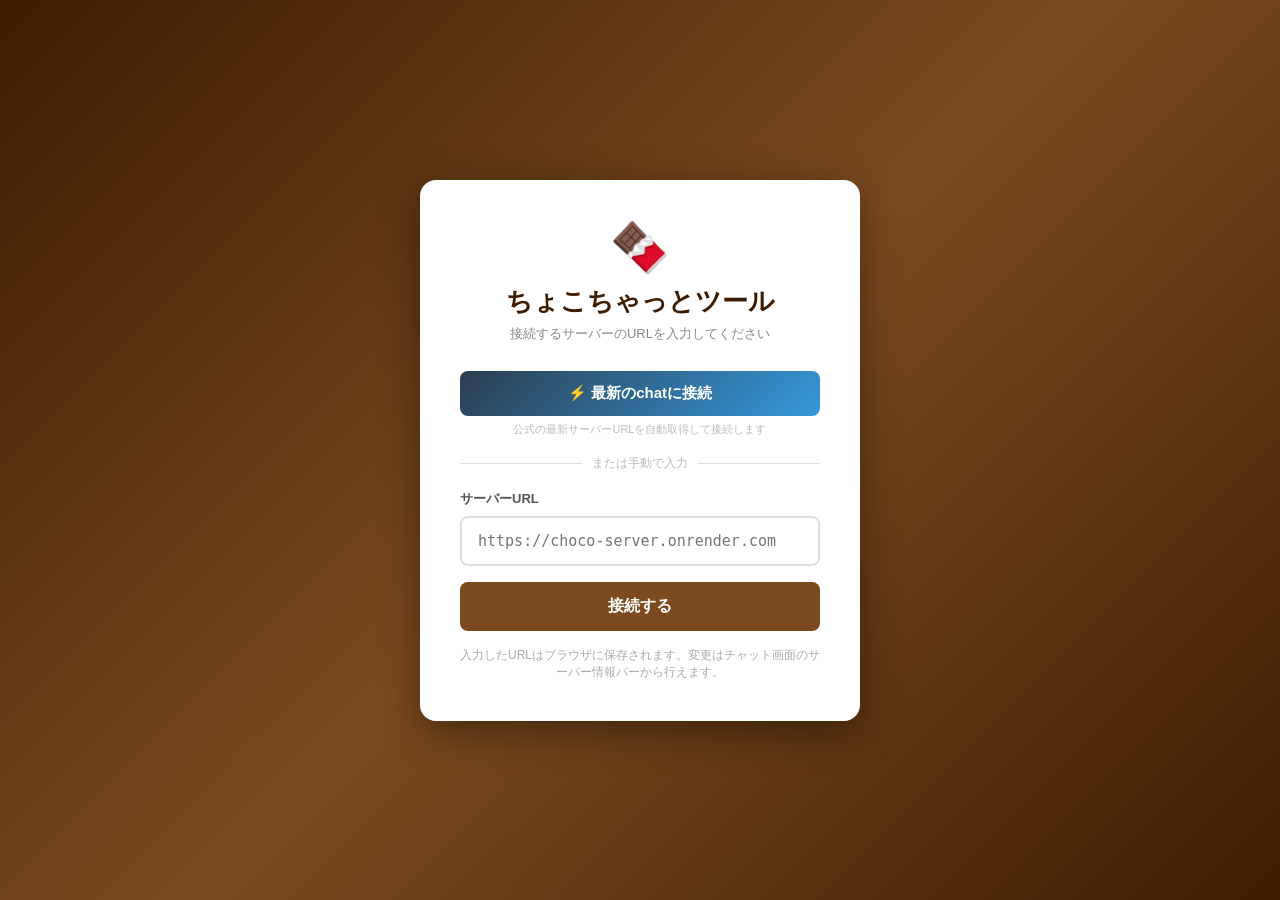
<file: templates/chat.html>
<!DOCTYPE html>
<html lang="ja">
<head>
  <meta charset="UTF-8">
  <meta name="viewport" content="width=device-width, initial-scale=1.0">
  <title>ちょこちゃっとツール</title>
  <style>
* {
  margin: 0;
  padding: 0;
  box-sizing: border-box;
}

body {
  font-family: Arial, sans-serif;
  min-height: 100vh;
}

body.theme-default {
  background-color: #fff;
  color: #000;
}

body.theme-dark {
  background-color: #222;
  color: #ddd;
}

body.theme-light {
  background-color: #f9f9f9;
  color: #333;
}

body.theme-blue {
  background-color: #e0f7fa;
  color: #006064;
}

.hidden {
  display: none !important;
}

/* ===== サーバー設定画面 ===== */
#server-setup-section {
  min-height: 100vh;
  display: flex;
  justify-content: center;
  align-items: center;
  padding: 20px;
  background: linear-gradient(135deg, #3d1c02 0%, #7b4a1e 50%, #3d1c02 100%);
}

.server-setup-container {
  background: white;
  padding: 40px;
  border-radius: 16px;
  box-shadow: 0 10px 40px rgba(0, 0, 0, 0.4);
  width: 100%;
  max-width: 440px;
  animation: fadeIn 0.5s ease;
  text-align: center;
}

.server-setup-logo {
  font-size: 48px;
  margin-bottom: 8px;
}

.server-setup-container h1 {
  color: #3d1c02;
  margin-bottom: 6px;
  font-size: 26px;
}

.server-setup-subtitle {
  color: #888;
  font-size: 13px;
  margin-bottom: 28px;
}

.server-setup-label {
  display: block;
  text-align: left;
  font-size: 13px;
  font-weight: bold;
  color: #555;
  margin-bottom: 8px;
}

#server-url-input {
  width: 100%;
  padding: 14px 16px;
  border: 2px solid #e0e0e0;
  border-radius: 8px;
  font-size: 15px;
  margin-bottom: 16px;
  transition: border-color 0.3s, box-shadow 0.3s;
  font-family: monospace;
}

#server-url-input:focus {
  outline: none;
  border-color: #7b4a1e;
  box-shadow: 0 0 6px rgba(123, 74, 30, 0.3);
}

#server-connect-btn {
  width: 100%;
  padding: 14px;
  background-color: #7b4a1e;
  border: none;
  border-radius: 8px;
  color: white;
  font-size: 16px;
  font-weight: bold;
  cursor: pointer;
  transition: background-color 0.3s, transform 0.2s;
}

#server-connect-btn:hover:not(:disabled) {
  background-color: #5c3614;
  transform: scale(1.02);
}

#server-connect-btn:disabled {
  background-color: #b8895a;
  cursor: not-allowed;
}

.server-setup-hint {
  margin-top: 16px;
  font-size: 12px;
  color: #aaa;
}

#server-status {
  margin-top: 14px;
  padding: 12px 14px;
  border-radius: 8px;
  font-size: 14px;
  font-weight: bold;
  display: flex;
  align-items: center;
  gap: 10px;
  animation: fadeIn 0.3s ease;
}

#server-status.testing {
  background: #fff8e1;
  border: 1px solid #ffe082;
  color: #7b5800;
}

#server-status.success {
  background: #e8f8f0;
  border: 1px solid #a3d9b8;
  color: #1a6e3c;
}

#server-status.error {
  background: #fdeaea;
  border: 1px solid #f5c6c6;
  color: #c0392b;
}

.status-spinner {
  width: 16px;
  height: 16px;
  border: 2px solid #ffe082;
  border-top-color: #7b5800;
  border-radius: 50%;
  animation: spin 0.8s linear infinite;
  flex-shrink: 0;
}

@keyframes spin {
  to { transform: rotate(360deg); }
}

.setup-divider {
  display: flex;
  align-items: center;
  gap: 10px;
  margin: 18px 0;
  color: #bbb;
  font-size: 12px;
}

.setup-divider::before,
.setup-divider::after {
  content: '';
  flex: 1;
  height: 1px;
  background: #e0e0e0;
}

#latest-connect-btn {
  width: 100%;
  padding: 13px;
  background: linear-gradient(135deg, #2c3e50 0%, #3498db 100%);
  border: none;
  border-radius: 8px;
  color: white;
  font-size: 15px;
  font-weight: bold;
  cursor: pointer;
  transition: opacity 0.2s, transform 0.2s;
  display: flex;
  align-items: center;
  justify-content: center;
  gap: 8px;
  margin-bottom: 6px;
}

#latest-connect-btn:hover:not(:disabled) {
  opacity: 0.88;
  transform: scale(1.02);
}

#latest-connect-btn:disabled {
  opacity: 0.6;
  cursor: not-allowed;
}

.latest-hint {
  font-size: 11px;
  color: #bbb;
  text-align: center;
  margin-bottom: 4px;
}

/* ===== 認証画面 ===== */
#auth-section {
  min-height: calc(100vh - 60px);
  display: flex;
  justify-content: center;
  align-items: center;
  padding: 20px;
}

.auth-container {
  background: white;
  padding: 40px;
  border-radius: 16px;
  box-shadow: 0 10px 40px rgba(0, 0, 0, 0.2);
  width: 100%;
  max-width: 400px;
  animation: fadeIn 0.5s ease;
}

@keyframes fadeIn {
  from {
    opacity: 0;
    transform: translateY(-20px);
  }
  to {
    opacity: 1;
    transform: translateY(0);
  }
}

.auth-container h1 {
  text-align: center;
  color: #333;
  margin-bottom: 30px;
  font-size: 28px;
}

.auth-form {
  display: none;
}

.auth-form.active {
  display: block;
  animation: fadeIn 0.3s ease;
}

.auth-form h3 {
  color: #333;
  margin-bottom: 10px;
}

.auth-hint {
  color: #666;
  font-size: 14px;
  margin-bottom: 20px;
}

.auth-form input {
  width: 100%;
  padding: 15px;
  border: 2px solid #e0e0e0;
  border-radius: 8px;
  font-size: 16px;
  margin-bottom: 15px;
  transition: border-color 0.3s, box-shadow 0.3s;
}

.auth-form input:focus {
  outline: none;
  border-color: #3498db;
  box-shadow: 0 0 5px rgba(52, 152, 219, 0.5);
}

.auth-form button {
  width: 100%;
  padding: 15px;
  background-color: #3498db;
  border: none;
  border-radius: 8px;
  color: white;
  font-size: 16px;
  font-weight: bold;
  cursor: pointer;
  transition: background-color 0.3s, transform 0.2s;
}

.auth-form button:hover {
  background-color: #2980b9;
  transform: scale(1.05);
}

.auth-toggle {
  text-align: center;
  margin-top: 20px;
  color: #666;
  font-size: 14px;
}

.auth-toggle a {
  color: #3498db;
  cursor: pointer;
  text-decoration: underline;
}

.auth-toggle a:hover {
  color: #2980b9;
}

.error-message {
  color: #e74c3c;
  font-size: 14px;
  padding: 10px;
  background: #fdeaea;
  border-radius: 8px;
  margin-top: 15px;
  animation: shake 0.5s ease;
}

.success-message {
  color: #27ae60;
  font-size: 14px;
  padding: 10px;
  background: #e8f8f0;
  border-radius: 8px;
  margin-top: 15px;
}

@keyframes shake {
  0%, 100% { transform: translateX(0); }
  25% { transform: translateX(-5px); }
  75% { transform: translateX(5px); }
}

/* ===== チャット画面 ===== */
#chat-section {
  margin-top: 0px;
  padding: 20px;
}

.chat-header {
  text-align: center;
  margin-bottom: 10px;
  position: relative;
}

.chat-header h2 {
  font-size: 24px;
  color: #333;
}

.theme-dark .chat-header h2 {
  color: #ddd;
}

.chat-header h3 {
  font-size: 14px;
  color: #666;
  margin-top: 5px;
}

.theme-dark .chat-header h3 {
  color: #aaa;
}

#chat-box {
  border: 1px solid #ccc;
  height: 600px;
  overflow-y: scroll;
  padding: 10px;
  margin-bottom: 10px;
  background: #f9f9f9;
  position: relative;
}

#new-message-notice {
  position: fixed;
  top: 20px;
  right: 20px;
  background-color: #3498db;
  color: white;
  padding: 10px 20px;
  border-radius: 8px;
  box-shadow: 0 4px 12px rgba(0,0,0,0.2);
  z-index: 1001;
  cursor: pointer;
  font-weight: bold;
  animation: slideInRight 0.3s ease;
}

@keyframes slideInRight {
  from { transform: translateX(100%); opacity: 0; }
  to { transform: translateX(0); opacity: 1; }
}

.theme-dark #chat-box {
  background: #333;
  border-color: #555;
}

.message-container {
  border: 1px solid #ccc;
  background-color: #f5f5f5;
  padding: 10px;
  margin-bottom: 10px;
  border-radius: 4px;
  box-shadow: 2px 2px 5px rgba(0,0,0,0.1);
  position: relative;
}

.message-container.own-message {
  border-left: 4px solid #2ecc71;
}

.theme-dark .message-container {
  background-color: #444;
  border-color: #666;
}

.theme-dark .message-container.own-message {
  border-left: 4px solid #27ae60;
}

.message-name {
  font-weight: bold;
  margin-bottom: 5px;
}

.status-text {
  font-size: 14px;
  color: #555;
  opacity: 1;
  margin-left: 8px;
  font-weight: normal;
  display: inline-block;
}

.message-text {
  white-space: pre-wrap;
  margin-bottom: 5px;
  font-size: 16px;
  line-height: 1.5;
  word-break: break-word;
  overflow-wrap: break-word;
}

.reply-quote {
  color: #888;
  font-style: italic;
  margin: 2px 0;
  padding: 5px;
  background: rgba(0,0,0,0.05);
  border-left: 3px solid #ccc;
  border-radius: 3px;
  font-size: 13px;
}

.theme-dark .reply-quote {
  background: rgba(255,255,255,0.1);
  border-left-color: #666;
}

.message-time {
  font-size: 0.8em;
  color: gray;
  text-align: right;
}

.theme-dark .message-time {
  color: #aaa;
}

.message-meta {
  display: flex;
  justify-content: space-between;
  align-items: center;
}

.edited-mark {
  font-size: 12px;
  color: #888;
  font-style: italic;
}

.input-area {
  margin-bottom: 10px;
  display: flex;
  flex-direction: column;
}

.input-hint {
  font-size: 12px;
  color: #888;
  margin: 5px;
}

.input-area textarea {
  margin: 5px;
  padding: 14px;
  width: calc(100% - 10px);
  height: 140px;
  border: 1px solid #ccc;
  border-radius: 8px;
  font-size: 18px;
  resize: vertical;
  font-family: inherit;
  line-height: 1.5;
}

.theme-dark .input-area textarea {
  background: #333;
  border-color: #555;
  color: #ddd;
}

.input-area textarea:focus {
  outline: none;
  border: 1px solid #3498db;
  box-shadow: 0 0 5px rgba(52,152,219,0.5);
  transition: box-shadow 0.3s ease, border 0.3s ease;
}

.input-controls {
  display: flex;
  justify-content: flex-start;
  align-items: center;
  padding: 0 5px;
  gap: 10px;
}

.input-controls .input-hint {
  margin-right: auto;
}

.input-area button#send-btn {
  align-self: flex-start;
  margin: 5px;
  background-color: #3498db;
  color: #fff;
  border: none;
  padding: 10px 20px;
  border-radius: 4px;
  cursor: pointer;
  transition: background-color 0.3s ease, transform 0.2s ease;
  font-size: 14px;
  font-weight: bold;
  height: 40px;
  display: flex;
  align-items: center;
  justify-content: center;
}

.button-row {
  display: flex;
  gap: 10px;
  flex-wrap: wrap;
  margin-top: 5px;
  margin-bottom: 15px;
  align-items: center;
}

.button-row button,
.button-row a {
  background-color: #3498db;
  color: #fff;
  border: none;
  padding: 10px 20px;
  border-radius: 4px;
  cursor: pointer;
  transition: background-color 0.3s ease, transform 0.2s ease;
  text-decoration: none;
  font-size: 14px;
  font-weight: bold;
  height: 40px;
  display: flex;
  align-items: center;
  justify-content: center;
}

.button-row button:hover,
.button-row a:hover {
  background-color: #2980b9;
  transform: scale(1.05);
}

#logoutButton {
  background-color: #e74c3c !important;
  color: #fff !important;
  border: none !important;
  padding: 10px 20px !important;
  border-radius: 4px !important;
  cursor: pointer !important;
  font-size: 14px !important;
  font-weight: bold !important;
  transition: background-color 0.3s ease, transform 0.2s ease !important;
  height: 40px !important;
  display: flex !important;
  align-items: center !important;
  justify-content: center !important;
}

#logoutButton:hover {
  background-color: #c0392b !important;
}

.logout-container {
  margin-left: auto;
}

#command-summary {
  background: #f0f0f0;
  border: 1px solid #ccc;
  border-radius: 16px;
  padding: 25px;
  margin: 20px 0;
  box-shadow: 0 4px 12px rgba(0, 0, 0, 0.1);
}

.theme-dark #command-summary {
  background: #333;
  border-color: #555;
  box-shadow: 0 4px 12px rgba(0, 0, 0, 0.3);
}

#command-summary h3 {
  margin-top: 0;
  color: #333;
  margin-bottom: 20px;
  font-size: 18px;
  display: flex;
  align-items: center;
  gap: 10px;
}

.theme-dark #command-summary h3 {
  color: #ddd;
}

#command-summary h3::before {
  content: "⚡";
  font-size: 22px;
}

.command-grid {
  display: grid;
  grid-template-columns: repeat(auto-fit, minmax(200px, 1fr));
  gap: 12px;
}

.command-item {
  background: #fff;
  border: 1px solid #ddd;
  border-radius: 12px;
  padding: 15px;
  transition: transform 0.2s, box-shadow 0.2s;
}

.theme-dark .command-item {
  background: #444;
  border-color: #555;
}

.command-item:hover {
  transform: translateY(-2px);
  box-shadow: 0 4px 12px rgba(0, 0, 0, 0.15);
}

.command-name {
  font-family: 'Courier New', monospace;
  font-weight: bold;
  font-size: 15px;
  color: #3498db;
  margin-bottom: 6px;
}

.theme-dark .command-name {
  color: #5dade2;
}

.command-desc {
  font-size: 13px;
  color: #666;
  line-height: 1.4;
}

.theme-dark .command-desc {
  color: #aaa;
}

.command-example {
  margin-top: 6px;
  font-size: 11px;
  color: #999;
  font-style: italic;
}

.theme-dark .command-example {
  color: #777;
}

.command-item.admin-only {
  border-color: #e74c3c;
  background: #fff5f5;
}

.theme-dark .command-item.admin-only {
  background: #4a3333;
  border-color: #c0392b;
}

.admin-badge {
  font-size: 10px;
  background: #e74c3c;
  color: white;
  padding: 2px 6px;
  border-radius: 4px;
  margin-left: 6px;
}

#profile-settings {
  margin: 20px 0;
  padding: 15px;
  border: 1px solid #ccc;
  border-radius: 8px;
  background-color: #f0f0f0;
}

.theme-dark #profile-settings {
  background-color: #333;
  border-color: #555;
}

#profile-settings h3 {
  margin-top: 0;
  margin-bottom: 15px;
  color: #333;
}

.theme-dark #profile-settings h3 {
  color: #ddd;
}

.profile-row {
  display: flex;
  gap: 10px;
  flex-wrap: wrap;
  align-items: center;
  margin-bottom: 10px;
}

#profile-settings input,
#profile-settings select {
  padding: 8px;
  border: 1px solid #ccc;
  border-radius: 4px;
  font-size: 14px;
}

.theme-dark #profile-settings input,
.theme-dark #profile-settings select {
  background-color: #444;
  border-color: #666;
  color: #ddd;
}

#profile-settings input[type="text"] {
  width: 150px;
}

#profile-settings input[type="color"] {
  width: 50px;
  height: 35px;
  padding: 2px;
  cursor: pointer;
}

#profile-settings button {
  background-color: #2ecc71;
  border: none;
  padding: 8px 16px;
  color: #fff;
  border-radius: 4px;
  cursor: pointer;
  transition: background-color 0.3s;
}

#profile-settings button:hover {
  background-color: #27ae60;
}

.action-menu-btn {
  position: absolute;
  top: 5px;
  right: 5px;
  background-color: #f0f0f0;
  border: 1px solid #ccc;
  color: #333;
  border-radius: 4px;
  cursor: pointer;
  font-size: 18px;
  padding: 5px 8px;
  opacity: 0;
  transition: opacity 0.2s;
}

.theme-dark .action-menu-btn {
  background-color: #555;
  border-color: #666;
  color: #ddd;
}

.message-container:hover .action-menu-btn {
  opacity: 1;
}

.action-menu {
  position: absolute;
  right: 5px;
  top: 30px;
  background: #fff;
  border: 1px solid #ccc;
  border-radius: 4px;
  box-shadow: 0 2px 5px rgba(0,0,0,0.2);
  z-index: 100;
}

.theme-dark .action-menu {
  background: #444;
  border-color: #666;
}

.action-menu div {
  padding: 8px 12px;
  cursor: pointer;
  white-space: nowrap;
  font-size: 14px;
}

.action-menu div:hover {
  background-color: #eee;
}

.theme-dark .action-menu div:hover {
  background-color: #555;
}

.action-menu div.delete {
  color: #e74c3c;
}

.system-message {
  text-align: center;
  color: #888;
  font-size: 13px;
  padding: 10px;
  font-style: italic;
  opacity: 1;
}

.system-message.spam-alert {
  color: #e74c3c;
  font-weight: bold;
  opacity: 1;
  font-style: normal;
  font-size: 14px;
}

.message-text a {
  color: #3498db;
  text-decoration: underline;
  word-break: break-all;
}

.message-text a:hover {
  color: #2980b9;
}

.theme-dark .message-text a {
  color: #5dade2;
}

.theme-dark .message-text a:hover {
  color: #85c1e9;
}

#reply-preview {
  background: #f0f0f0;
  padding: 10px 15px;
  display: flex;
  justify-content: space-between;
  align-items: center;
  border: 1px solid #ccc;
  border-radius: 4px;
  margin-bottom: 10px;
}

.theme-dark #reply-preview {
  background: #444;
  border-color: #666;
}

#reply-to-text {
  font-size: 13px;
  color: #666;
}

.theme-dark #reply-to-text {
  color: #aaa;
}

#cancel-reply {
  background: none;
  border: none;
  font-size: 18px;
  cursor: pointer;
  color: #999;
  padding: 5px;
}

#cancel-reply:hover {
  color: #e74c3c;
}

.modal {
  position: fixed;
  top: 0;
  left: 0;
  width: 100%;
  height: 100%;
  background: rgba(0, 0, 0, 0.5);
  display: flex;
  justify-content: center;
  align-items: center;
  z-index: 1000;
}

.modal-content {
  background: white;
  padding: 30px;
  border-radius: 16px;
  width: 90%;
  max-width: 500px;
}

.theme-dark .modal-content {
  background: #333;
  color: #ddd;
}

.modal-content h3 {
  margin-bottom: 20px;
  color: #333;
}

.theme-dark .modal-content h3 {
  color: #ddd;
}

.modal-content textarea {
  width: 100%;
  padding: 15px;
  border: 2px solid #e0e0e0;
  border-radius: 8px;
  font-size: 14px;
  resize: vertical;
  min-height: 100px;
  margin-bottom: 20px;
  font-family: inherit;
}

.theme-dark .modal-content textarea {
  background: #444;
  border-color: #666;
  color: #ddd;
}

.modal-buttons {
  display: flex;
  gap: 10px;
  justify-content: flex-end;
}

.modal-buttons button {
  padding: 10px 20px;
  border: none;
  border-radius: 8px;
  font-weight: bold;
  cursor: pointer;
  transition: background 0.3s;
}

#save-edit-btn {
  background: #3498db;
  color: white;
}

#save-edit-btn:hover {
  background: #2980b9;
}

#cancel-edit-btn {
  background: #e0e0e0;
  color: #333;
}

#cancel-edit-btn:hover {
  background: #d0d0d0;
}

#typing-indicator {
  font-size: 14px;
  font-style: italic;
  color: #888;
  margin-bottom: 10px;
}

.online-info {
  display: flex;
  align-items: center;
  gap: 10px;
  margin-bottom: 10px;
  padding: 10px;
  background: #f5f5f5;
  border-radius: 4px;
}

.theme-dark .online-info {
  background: #333;
}

.online-info span {
  font-size: 14px;
  color: #666;
}

.theme-dark .online-info span {
  color: #aaa;
}

#user-count {
  background: #3498db;
  color: white;
  padding: 3px 10px;
  border-radius: 12px;
  font-size: 12px;
}

.user-info-display {
  background: #e8f4fd;
  border: 1px solid #3498db;
  padding: 10px 15px;
  border-radius: 8px;
  margin-bottom: 15px;
  font-size: 14px;
}

.theme-dark .user-info-display {
  background: #2a4a5a;
  border-color: #5dade2;
}

.user-info-display .display-name {
  font-weight: bold;
  color: #2980b9;
}

.theme-dark .user-info-display .display-name {
  color: #85c1e9;
}

#user-ip-list {
  background: #ffe0e0;
  border: 2px solid #e74c3c;
  border-radius: 8px;
  padding: 15px;
  margin-bottom: 15px;
}

.theme-dark #user-ip-list {
  background: #4a2a2a;
  border-color: #c0392b;
}

#user-ip-list h4 {
  margin: 0 0 10px 0;
  color: #c0392b;
  font-size: 14px;
}

.theme-dark #user-ip-list h4 {
  color: #e74c3c;
}

.ip-search-box {
  width: 100%;
  padding: 6px 10px;
  border: 1px solid #ccc;
  border-radius: 4px;
  font-size: 13px;
  margin-bottom: 10px;
  box-sizing: border-box;
}

.theme-dark .ip-search-box {
  background: #333;
  border-color: #666;
  color: #ddd;
}

.ip-list-item {
  display: flex;
  justify-content: space-between;
  padding: 5px 0;
  border-bottom: 1px solid rgba(0,0,0,0.1);
  font-size: 13px;
}

.ip-list-item:last-child {
  border-bottom: none;
}

.ip-list-username {
  font-weight: bold;
  color: #333;
}

.theme-dark .ip-list-username {
  color: #ddd;
}

.ip-list-ip {
  font-family: monospace;
  color: #666;
}

.theme-dark .ip-list-ip {
  color: #aaa;
}

#user-ip-history {
  background: #e0ffe0;
  border: 2px solid #27ae60;
  border-radius: 8px;
  padding: 15px;
  margin-bottom: 15px;
}

.theme-dark #user-ip-history {
  background: #2a4a2a;
  border-color: #27ae60;
}

#user-ip-history h4 {
  margin: 0 0 10px 0;
  color: #27ae60;
  font-size: 14px;
}

.theme-dark #user-ip-history h4 {
  color: #2ecc71;
}

.ip-history-item {
  display: flex;
  justify-content: space-between;
  padding: 5px 0;
  border-bottom: 1px solid rgba(0,0,0,0.1);
  font-size: 13px;
  flex-wrap: wrap;
}

.ip-history-item:last-child {
  border-bottom: none;
}

.ip-history-username {
  font-weight: bold;
  color: #333;
}

.theme-dark .ip-history-username {
  color: #ddd;
}

.ip-history-ip {
  font-family: monospace;
  color: #666;
}

.theme-dark .ip-history-ip {
  color: #aaa;
}

.system-message.hidden {
  display: none !important;
}

#chat-box.hide-system-messages .system-message {
  display: none !important;
}

.command-item.privileged-admin-only {
  border-color: #9b59b6;
  background: #f5e6ff;
}

.theme-dark .command-item.privileged-admin-only {
  background: #3d2a4a;
  border-color: #8e44ad;
}

.toggle-ip-btn {
  background-color: #f0f0f0 !important;
  color: #666 !important;
  border: 1px solid #ccc !important;
  padding: 5px 12px !important;
  border-radius: 4px !important;
  cursor: pointer !important;
  font-size: 12px !important;
  font-weight: normal !important;
  transition: all 0.2s ease !important;
  height: 30px !important;
  display: inline-flex !important;
  align-items: center !important;
  justify-content: center !important;
}

.toggle-ip-btn:hover {
  background-color: #e0e0e0 !important;
  transform: none !important;
  color: #333 !important;
}

.toggle-ip-btn.active {
  background-color: #27ae60 !important;
}

.toggle-ip-btn.active:hover {
  background-color: #1e8449 !important;
}

#shared-ip-result {
  margin: 10px 0;
  padding: 10px 14px;
  background: #fff8e1;
  border: 1px solid #ffe082;
  border-radius: 8px;
}

#shared-ip-result h4 {
  font-size: 13px;
  color: #7b5800;
  margin-bottom: 8px;
}

.shared-ip-group {
  background: #fff;
  border: 1px solid #ffe082;
  border-radius: 6px;
  padding: 8px 10px;
  margin-bottom: 8px;
}

.shared-ip-group:last-child {
  margin-bottom: 0;
}

.shared-ip-addr {
  font-size: 12px;
  font-weight: bold;
  color: #555;
  font-family: monospace;
  margin-bottom: 5px;
}

.shared-ip-users {
  display: flex;
  flex-wrap: wrap;
  gap: 5px;
  margin-bottom: 4px;
}

.shared-ip-user-tag {
  font-size: 12px;
  padding: 2px 8px;
  border-radius: 12px;
  font-weight: bold;
}

.shared-ip-user-tag.online {
  background: #e8f5e9;
  color: #2e7d32;
  border: 1px solid #a5d6a7;
}

.shared-ip-user-tag.offline {
  background: #f5f5f5;
  color: #757575;
  border: 1px solid #e0e0e0;
}

.shared-ip-time {
  font-size: 11px;
  color: #aaa;
}

@media (max-width: 600px) {
  #chat-section {
    padding: 10px;
  }

  #chat-box {
    height: 400px;
  }

  .input-area textarea {
    width: calc(100% - 12px);
    height: 110px;
    font-size: 16px;
  }

  .button-row {
    flex-direction: column;
  }

  .button-row button,
  .button-row a {
    width: 100%;
    text-align: center;
  }

  .profile-row {
    flex-direction: column;
    align-items: stretch;
  }

  #profile-settings input[type="text"] {
    width: 100%;
  }
}

.header-buttons {
  position: absolute;
  top: 50%;
  right: 0;
  transform: translateY(-50%);
  display: flex;
  gap: 6px;
  align-items: center;
}

#admin-list-btn {
  background: #8e44ad;
  color: white;
  border: none;
  padding: 6px 12px;
  border-radius: 6px;
  font-size: 12px;
  font-weight: bold;
  cursor: pointer;
  transition: background 0.2s;
  white-space: nowrap;
}

#admin-list-btn:hover {
  background: #6c3483;
}

#admin-panel-btn {
  background: #c0392b;
  color: white;
  border: none;
  padding: 6px 12px;
  border-radius: 6px;
  font-size: 12px;
  font-weight: bold;
  cursor: pointer;
  transition: background 0.2s;
  white-space: nowrap;
}

#admin-panel-btn:hover {
  background: #a93226;
}

.theme-dark #admin-list-btn {
  background: #6c3483;
}

.theme-dark #admin-list-btn:hover {
  background: #5b2c6f;
}

.theme-dark #admin-panel-btn {
  background: #922b21;
}

.theme-dark #admin-panel-btn:hover {
  background: #7b241c;
}

.admin-list-modal-content {
  max-width: 380px;
}

.admin-list-section {
  margin-bottom: 20px;
}

.admin-list-section-title {
  font-size: 13px;
  font-weight: bold;
  color: white;
  padding: 4px 10px;
  border-radius: 4px;
  margin-bottom: 10px;
  display: inline-block;
}

.admin-list-section-title.privileged {
  background: #8e44ad;
}

.admin-list-section-title.regular {
  background: #2980b9;
}

.admin-list-names {
  list-style: none;
  padding: 0;
  margin: 0;
}

.admin-list-names li {
  padding: 6px 10px;
  border-bottom: 1px solid #eee;
  font-size: 14px;
}

.theme-dark .admin-list-names li {
  border-bottom-color: #555;
  color: #ddd;
}

.admin-list-names li:last-child {
  border-bottom: none;
}

.admin-list-empty {
  color: #aaa;
  font-size: 13px;
  padding: 4px 10px;
}

#close-admin-list-btn {
  background: #7f8c8d;
  color: white;
}

#close-admin-list-btn:hover {
  background: #636e72;
}

#admin-panel-modal {
  background: transparent;
  pointer-events: none;
}

.admin-panel-modal-content {
  max-width: 480px;
  width: 95%;
  pointer-events: auto;
  box-shadow: 0 8px 32px rgba(0,0,0,0.28);
  user-select: none;
}

.admin-panel-section {
  margin-bottom: 16px;
}

.admin-panel-label {
  display: block;
  font-size: 12px;
  font-weight: bold;
  color: #666;
  margin-bottom: 6px;
  text-transform: uppercase;
  letter-spacing: 0.5px;
}

.theme-dark .admin-panel-label {
  color: #aaa;
}

.admin-user-select-row {
  display: flex;
  gap: 8px;
  align-items: center;
}

#admin-target-user {
  flex: 1;
  padding: 8px 10px;
  border: 1px solid #ddd;
  border-radius: 6px;
  font-size: 14px;
  background: #fff;
  color: #333;
}

.theme-dark #admin-target-user {
  background: #2d2d2d;
  border-color: #555;
  color: #ddd;
}

.admin-refresh-btn {
  background: #ecf0f1;
  border: 1px solid #ddd;
  border-radius: 6px;
  padding: 8px 12px;
  font-size: 16px;
  cursor: pointer;
  transition: background 0.2s;
  color: #555;
}

.admin-refresh-btn:hover {
  background: #bdc3c7;
}

.theme-dark .admin-refresh-btn {
  background: #3d3d3d;
  border-color: #555;
  color: #bbb;
}

.admin-manual-input-row {
  display: flex;
  align-items: center;
  gap: 8px;
  margin-top: 8px;
}

.admin-manual-label {
  font-size: 12px;
  color: #888;
  white-space: nowrap;
  flex-shrink: 0;
}

.admin-manual-input {
  flex: 1;
  padding: 6px 10px;
  border: 1px solid #ddd;
  border-radius: 6px;
  font-size: 13px;
  background: #fff;
  color: #333;
}

.admin-manual-input:focus {
  outline: none;
  border-color: #3498db;
  box-shadow: 0 0 0 2px rgba(52,152,219,0.15);
}

.theme-dark .admin-manual-input {
  background: #2d2d2d;
  border-color: #555;
  color: #ddd;
}

.admin-target-hint {
  margin-top: 5px;
  font-size: 11px;
  min-height: 14px;
}

.admin-target-hint.online {
  color: #27ae60;
}

.admin-target-hint.offline {
  color: #e67e22;
}

.admin-mute-input {
  width: 120px;
  padding: 8px 10px;
  border: 1px solid #ddd;
  border-radius: 6px;
  font-size: 14px;
}

.theme-dark .admin-mute-input {
  background: #2d2d2d;
  border-color: #555;
  color: #ddd;
}

.admin-action-grid {
  display: flex;
  flex-wrap: wrap;
  gap: 8px;
}

.admin-action-btn {
  padding: 8px 14px;
  border: none;
  border-radius: 6px;
  font-size: 13px;
  font-weight: bold;
  cursor: pointer;
  transition: opacity 0.15s, transform 0.1s;
  color: white;
}

.admin-action-btn:hover {
  opacity: 0.85;
  transform: translateY(-1px);
}

.admin-action-btn:active {
  transform: translateY(0);
}

.mute-btn   { background: #e67e22; }
.unmute-btn { background: #27ae60; }
.ban-btn    { background: #e74c3c; }
.unban-btn  { background: #2ecc71; }
.shadowban-btn { background: #8e44ad; }
.ipban-btn  { background: #c0392b; }
.ipunban-btn { background: #1abc9c; }
.ipbanlist-btn { background: #2980b9; }
.system-btn { background: #7f8c8d; }
.shadowbanlist-btn { background: #6c3483; }

.admin-panel-log {
  background: #f8f9fa;
  border: 1px solid #dee2e6;
  border-radius: 6px;
  padding: 10px 14px;
  font-size: 13px;
  color: #333;
  margin-top: 4px;
  white-space: pre-wrap;
  max-height: 80px;
  overflow-y: auto;
}

.admin-panel-log.success {
  background: #d4edda;
  border-color: #c3e6cb;
  color: #155724;
}

.admin-panel-log.error {
  background: #f8d7da;
  border-color: #f5c6cb;
  color: #721c24;
}

.theme-dark .admin-panel-log {
  background: #2d2d2d;
  border-color: #555;
  color: #ddd;
}

#close-admin-panel-btn {
  background: #7f8c8d;
  color: white;
}

#close-admin-panel-btn:hover {
  background: #636e72;
}

.ipban-list-entry {
  display: flex;
  align-items: flex-start;
  gap: 8px;
  padding: 8px 10px;
  border: 1px solid #e0e0e0;
  border-radius: 6px;
  margin-bottom: 6px;
  background: #fff;
  font-size: 12px;
}

.theme-dark .ipban-list-entry {
  background: #2d2d2d;
  border-color: #555;
  color: #ddd;
}

.ipban-list-entry.temp {
  border-left: 3px solid #e67e22;
}

.ipban-list-entry.perm {
  border-left: 3px solid #e74c3c;
}

.ipban-entry-info {
  flex: 1;
  word-break: break-all;
}

.ipban-entry-ip {
  font-weight: bold;
  font-size: 13px;
}

.ipban-entry-detail {
  color: #888;
  margin-top: 2px;
  font-size: 11px;
}

.ipban-unban-btn {
  background: #27ae60;
  color: white;
  border: none;
  border-radius: 4px;
  padding: 4px 9px;
  font-size: 11px;
  font-weight: bold;
  cursor: pointer;
  white-space: nowrap;
  flex-shrink: 0;
}

.ipban-unban-btn:hover {
  background: #1e8449;
}

#admin-ipban-list-body {
  max-height: 180px;
  overflow-y: auto;
  margin-top: 6px;
}

#admin-ipbanlist-load-btn {
  background: #2980b9;
  color: white;
}

#connection-log {
  background: #fff3e0;
  border: 2px solid #e67e22;
  border-radius: 8px;
  padding: 15px;
  margin-bottom: 15px;
  max-height: 400px;
  overflow-y: auto;
}

.theme-dark #connection-log {
  background: #3a2a10;
  border-color: #e67e22;
}

#connection-log h4 {
  margin: 0 0 10px 0;
  color: #e67e22;
  font-size: 14px;
}

.theme-dark #connection-log h4 {
  color: #f39c12;
}

.conn-log-item {
  padding: 8px 0;
  border-bottom: 1px solid rgba(230, 126, 34, 0.25);
  font-size: 12px;
}

.conn-log-item:last-child {
  border-bottom: none;
}

.conn-log-time {
  color: #888;
  font-size: 11px;
  margin-bottom: 3px;
}

.theme-dark .conn-log-time {
  color: #aaa;
}

.conn-log-row {
  display: flex;
  gap: 6px;
  margin-bottom: 2px;
  flex-wrap: wrap;
}

.conn-log-label {
  font-weight: bold;
  color: #666;
  min-width: 130px;
  font-size: 11px;
}

.theme-dark .conn-log-label {
  color: #bbb;
}

.conn-log-ip {
  font-family: monospace;
  color: #333;
}

.theme-dark .conn-log-ip {
  color: #ddd;
}

.conn-log-ip.resolved {
  color: #27ae60;
  font-weight: bold;
}

.theme-dark .conn-log-ip.resolved {
  color: #2ecc71;
}

.conn-log-xff {
  font-family: monospace;
  color: #c0392b;
  word-break: break-all;
}

.theme-dark .conn-log-xff {
  color: #e74c3c;
}

.conn-log-reason {
  margin-top: 3px;
  font-size: 11px;
  color: #e67e22;
  font-weight: bold;
}

.theme-dark .conn-log-reason {
  color: #f39c12;
}

/* サーバー情報バー（常時固定） */
#server-info-bar {
  position: sticky;
  top: 0;
  z-index: 500;
  background: #3d1c02;
  border-bottom: 2px solid #5c3614;
  padding: 7px 16px;
  display: flex;
  align-items: center;
  gap: 10px;
  font-size: 12px;
  color: #d4a574;
}

#server-info-bar .bar-label {
  opacity: 0.75;
}

#server-info-bar span {
  font-family: monospace;
  color: #f0c080;
  font-weight: bold;
  overflow: hidden;
  text-overflow: ellipsis;
  white-space: nowrap;
  max-width: 55vw;
}

#change-server-btn {
  margin-left: auto;
  background: none;
  border: 1px solid #7b4a1e;
  border-radius: 4px;
  padding: 4px 10px;
  font-size: 11px;
  cursor: pointer;
  color: #d4a574;
  white-space: nowrap;
  transition: all 0.2s;
  flex-shrink: 0;
}

#change-server-btn:hover {
  background: #e74c3c;
  color: white;
  border-color: #e74c3c;
}
  </style>
</head>
<body class="theme-default">

  <!-- サーバー情報バー（常時表示） -->
  <div id="server-info-bar" class="hidden">
    <span class="bar-label">接続先:</span>
    <span id="server-url-display"></span>
    <button id="change-server-btn">サーバーを変更</button>
  </div>

  <!-- サーバー設定画面 -->
  <div id="server-setup-section" class="hidden">
    <div class="server-setup-container">
      <div class="server-setup-logo">🍫</div>
      <h1>ちょこちゃっとツール</h1>
      <p class="server-setup-subtitle">接続するサーバーのURLを入力してください</p>

      <button id="latest-connect-btn">⚡ 最新のchatに接続</button>
      <p class="latest-hint">公式の最新サーバーURLを自動取得して接続します</p>

      <div class="setup-divider">または手動で入力</div>

      <label class="server-setup-label" for="server-url-input">サーバーURL</label>
      <input type="text" id="server-url-input" placeholder="https://choco-server.onrender.com" autocomplete="off" spellcheck="false">
      <button id="server-connect-btn">接続する</button>
      <div id="server-status" class="hidden"></div>
      <p class="server-setup-hint">入力したURLはブラウザに保存されます。変更はチャット画面のサーバー情報バーから行えます。</p>
    </div>
  </div>

  <!-- 認証画面 -->
  <div id="auth-section">
    <div class="auth-container">
      <h1>チョコおみくじ</h1>

      <div id="login-form" class="auth-form active">
        <h3>ログイン</h3>
        <p class="auth-hint">アカウント情報を入力してチャットに参加</p>
        <input type="text" id="loginDisplayName" placeholder="名前 (例: ユーザー名)" maxlength="50">
        <input type="password" id="loginPassword" placeholder="パスワード">
        <div class="admin-login-option" style="margin: 15px 0; padding: 10px; border: 1px solid #e0e0e0; border-radius: 8px; background: #f9f9f9;">
          <label style="display: flex; align-items: center; gap: 8px; cursor: pointer; font-size: 14px;">
            <input type="checkbox" id="adminLoginCheck" style="width: 18px; height: 18px; cursor: pointer;">
            <span>管理者としてログイン</span>
          </label>
          <div id="adminPasswordContainer" class="hidden" style="margin-top: 10px;">
            <input type="password" id="adminPassword" placeholder="管理者パスワード" style="width: 100%; padding: 12px; border: 2px solid #e74c3c; border-radius: 8px; font-size: 14px;">
          </div>
        </div>
        <button id="loginButton">ログイン</button>
        <div class="auth-toggle">
          アカウントがありませんか？ <a id="showSignup">新規登録</a>
        </div>
      </div>

      <div id="signup-form" class="auth-form">
        <h3>新規登録</h3>
        <p class="auth-hint">新しいアカウントを作成</p>
        <input type="text" id="signupUsername" placeholder="ユーザー名 (1〜20文字)" maxlength="20">
        <input type="password" id="signupPassword" placeholder="パスワード (4文字以上)">
        <input type="password" id="signupPasswordConfirm" placeholder="パスワード (確認)">
        <button id="signupButton">アカウント作成</button>
        <div class="auth-toggle">
          既にアカウントがありますか？ <a id="showLogin">ログイン</a>
        </div>
      </div>

      <div id="auth-error" class="error-message hidden"></div>
      <div id="auth-success" class="success-message hidden"></div>
    </div>
  </div>

  <div id="chat-section" class="hidden">
    <div id="new-message-notice" class="hidden">新着メッセージがあります</div>

    <div class="chat-header">
      <h1>choco-chat</h1>
      <h2>ベータ版です。改善点あったら教えて</h2>
      <div class="header-buttons">
        <button id="admin-panel-btn" class="hidden">管理者パネル</button>
        <button id="admin-list-btn">管理者リスト</button>
      </div>
    </div>

    <div class="user-info-display">
      ログイン中: <span class="display-name" id="current-display-name"></span>
      <span id="admin-indicator" class="hidden" style="background: #e74c3c; color: white; padding: 2px 8px; border-radius: 4px; margin-left: 8px; font-size: 12px;">管理者</span>
    </div>

    <div class="online-info">
      <span>オンライン:</span>
      <span id="user-count">0人</span>
      <span id="user-names"></span>
    </div>

    <div id="typing-indicator" class="hidden"></div>

    <div id="chat-box"></div>

    <div id="reply-preview" class="hidden">
      <span id="reply-to-text"></span>
      <button id="cancel-reply">✕</button>
    </div>

    <div class="input-area">
      <textarea id="message-input" maxlength="200" placeholder="メッセージを入力...　　　　（ご自由にどうぞ）　...管理者リストに載っていない管理者の人を見かけましたら報告お願いします"></textarea>
      <div class="input-controls">
        <div class="input-hint">Enterで送信 / Shift+Enter または Space+Enterで改行</div>
        <div class="char-count"><span id="char-counter">0</span>/200</div>
      </div>
      <div class="button-row">
        <button id="send-btn">送信</button>
        <button id="omikuji-btn" style="background-color: #e67e22; color: #fff; border: none; padding: 10px 20px; border-radius: 4px; cursor: pointer; transition: background-color 0.3s ease, transform 0.2s ease; font-size: 14px; font-weight: bold; height: 40px; display: flex; align-items: center; justify-content: center;">おみくじ</button>
        <button id="toggle-system-messages">入退室通知: 表示</button>
        <div class="logout-container">
          <button id="logoutButton">ログアウト</button>
        </div>
      </div>
    </div>

    <div id="privileged-admin-controls" class="hidden">
      <div class="button-row" style="margin-bottom: 10px;">
        <button id="toggleIpListBtn" class="toggle-ip-btn">オンラインユーザーIPを表示</button>
        <button id="toggleIpHistoryBtn" class="toggle-ip-btn">全ユーザーIP履歴を表示</button>
        <button id="toggleIpHistoryModeBtn" class="toggle-ip-btn" title="IP履歴の保存モードを切り替え">IP履歴モード: 最新のみ</button>
        <button id="sharedIpSearchBtn" class="toggle-ip-btn">🔍 IP共有ユーザーを検索</button>
        <button id="toggleConnLogBtn" class="toggle-ip-btn">接続ログを表示 <span id="conn-log-badge" class="hidden" style="background:#e74c3c;color:#fff;border-radius:10px;padding:1px 6px;font-size:11px;margin-left:4px;"></span></button>
      </div>
    </div>

    <div id="shared-ip-result" class="hidden">
      <h4>【特権管理者専用】同一IPを共有しているユーザー</h4>
      <div id="shared-ip-content"></div>
    </div>

    <div id="user-ip-list" class="hidden">
      <h4>【特権管理者専用】オンラインユーザーIPリスト</h4>
      <input type="text" id="ip-list-search" class="ip-search-box" placeholder="ユーザー名 / IPで検索...">
      <div id="ip-list-content"></div>
    </div>

    <div id="user-ip-history" class="hidden">
      <h4>【特権管理者専用】全ユーザーIP履歴</h4>
      <input type="text" id="ip-history-search" class="ip-search-box" placeholder="ユーザー名 / IPで検索...">
      <div id="ip-history-content"></div>
    </div>

    <div id="connection-log" class="hidden">
      <h4>【IP閲覧者専用】接続ログ（要注意接続のみ）</h4>
      <div id="connection-log-content"></div>
    </div>

    <div id="command-summary">
      <h3>コマンド</h3>
      <div class="command-grid">
        <div class="command-item">
          <div class="command-name">/prm</div>
          <div class="command-desc">プライベートメッセージを送る</div>
          <div class="command-example">例: /prm ユーザー名 内容</div>
        </div>
        <div class="command-item admin-only">
          <div class="command-name">/delete<span class="admin-badge">管理者専用</span></div>
          <div class="command-desc">全メッセージを削除</div>
        </div>
        <div class="command-item admin-only">
          <div class="command-name">/mute<span class="admin-badge">管理者専用</span></div>
          <div class="command-desc">ユーザーを一時的にミュート</div>
          <div class="command-example">例: /mute ユーザー名 60</div>
        </div>
        <div class="command-item admin-only">
          <div class="command-name">/unmute<span class="admin-badge">管理者専用</span></div>
          <div class="command-desc">ミュートを解除します</div>
          <div class="command-example">例: /unmute ユーザー名</div>
        </div>
        <div class="command-item admin-only">
          <div class="command-name">/ban<span class="admin-badge">管理者専用</span></div>
          <div class="command-desc">ユーザーをチャットから追い出す</div>
          <div class="command-example">例: /ban ユーザー名</div>
        </div>
        <div class="command-item admin-only">
          <div class="command-name">/unban<span class="admin-badge">管理者専用</span></div>
          <div class="command-desc">BANを解除します</div>
          <div class="command-example">例: /unban ユーザー名</div>
        </div>
        <div class="command-item privileged-admin-only">
          <div class="command-name">/ipban<span class="admin-badge" style="background: #9b59b6;">特権管理者専用</span></div>
          <div class="command-desc">ユーザー名またはIPアドレスでBANする</div>
          <div class="command-example">例: /ipban ユーザー名 または /ipban 192.168.1.1</div>
        </div>
        <div class="command-item privileged-admin-only">
          <div class="command-name">/ipunban<span class="admin-badge" style="background: #9b59b6;">特権管理者専用</span></div>
          <div class="command-desc">IPバンを解除する</div>
          <div class="command-example">例: /ipunban IPアドレス</div>
        </div>
        <div class="command-item privileged-admin-only">
          <div class="command-name">/ipbanlist<span class="admin-badge" style="background: #9b59b6;">特権管理者専用</span></div>
          <div class="command-desc">IPバンリストを表示</div>
        </div>
      </div>
    </div>

    <div id="profile-settings">
      <h3>設定</h3>
      <div class="profile-row">
        <label>名前の色:</label>
        <input type="color" id="nameColor" value="#000000" title="名前の色">
      </div>
      <div class="profile-row">
        <label>ステータス:</label>
        <input type="text" id="statusText" placeholder="ステータス文章 (最大30文字)" maxlength="30" style="width: 200px;">
      </div>
      <div class="profile-row">
        <label>テーマ:</label>
        <select id="themeSelect">
          <option value="default">デフォルト</option>
          <option value="dark">ダーク</option>
          <option value="light">ライト</option>
          <option value="blue">ブルー</option>
        </select>
      </div>
      <div class="profile-row">
        <button id="updateProfileButton">更新</button>
      </div>
    </div>
  </div>

  <div id="admin-list-modal" class="modal hidden">
    <div class="modal-content admin-list-modal-content">
      <h3>管理者リスト</h3>
      <div id="admin-list-body"></div>
      <div class="modal-buttons">
        <button id="close-admin-list-btn">閉じる</button>
      </div>
    </div>
  </div>

  <div id="edit-modal" class="modal hidden">
    <div class="modal-content">
      <h3>メッセージを編集</h3>
      <textarea id="edit-message-input"></textarea>
      <div class="modal-buttons">
        <button id="save-edit-btn">保存</button>
        <button id="cancel-edit-btn">キャンセル</button>
      </div>
    </div>
  </div>

  <div id="admin-panel-modal" class="modal hidden">
    <div class="modal-content admin-panel-modal-content">
      <h3>🛡️ 管理者パネル</h3>

      <div class="admin-panel-section">
        <label class="admin-panel-label">対象ユーザー</label>
        <div class="admin-user-select-row">
          <select id="admin-target-user">
            <option value="">-- オンラインから選択 --</option>
          </select>
          <button id="admin-panel-refresh-btn" class="admin-refresh-btn" title="更新">↻</button>
        </div>
        <div class="admin-manual-input-row">
          <span class="admin-manual-label">または手動入力:</span>
          <input type="text" id="admin-target-manual" placeholder="ユーザー名を直接入力" class="admin-manual-input">
        </div>
        <div class="admin-target-hint" id="admin-target-hint"></div>
      </div>

      <div class="admin-panel-section">
        <label class="admin-panel-label">ミュート時間（分）</label>
        <input type="number" id="admin-mute-minutes" value="60" min="1" max="99999" class="admin-mute-input">
      </div>

      <div class="admin-panel-section">
        <label class="admin-panel-label">通常操作</label>
        <div class="admin-action-grid">
          <button class="admin-action-btn mute-btn" data-action="mute">🔇 ミュート</button>
          <button class="admin-action-btn unmute-btn" data-action="unmute">🔊 ミュート解除</button>
          <button class="admin-action-btn ban-btn" data-action="ban">🚫 BAN</button>
          <button class="admin-action-btn unban-btn" data-action="unban">✅ BAN解除</button>
        </div>
      </div>

      <div id="admin-panel-privileged-section" class="admin-panel-section hidden">
        <label class="admin-panel-label">特権操作</label>
        <div class="admin-action-grid">
          <button class="admin-action-btn ipban-btn" data-action="ipban">🌐 IPBAN</button>
          <button class="admin-action-btn ipunban-btn" data-action="ipunban">🌐 IPBAN解除</button>
          <button class="admin-action-btn" id="admin-ipbanlist-load-btn">📋 IPBANリストを表示</button>
        </div>

        <div id="admin-ipban-list-container" class="hidden">
          <div class="admin-panel-label" style="margin-top:12px;">IPBANリスト</div>
          <div id="admin-ipban-list-body"></div>
        </div>
      </div>

      <div class="admin-panel-section">
        <label class="admin-panel-label">グローバル操作</label>
        <div class="admin-action-grid">
          <button class="admin-action-btn system-btn" data-action="system">📊 ミュート状況</button>
        </div>
      </div>

      <div id="admin-panel-log" class="admin-panel-log hidden"></div>

      <div class="modal-buttons">
        <button id="close-admin-panel-btn">閉じる</button>
      </div>
    </div>
  </div>

  <script src="https://cdn.socket.io/4.7.2/socket.io.min.js"></script>
  <script>
(function() {
'use strict';

const serverSetupSection = document.getElementById('server-setup-section');
const authSection = document.getElementById('auth-section');
const chatSection = document.getElementById('chat-section');

// サーバーURL確認
const storedServerUrl = localStorage.getItem('chatServerUrl');

if (!storedServerUrl) {
  serverSetupSection.classList.remove('hidden');
  authSection.classList.add('hidden');

  const connectBtn = document.getElementById('server-connect-btn');
  const urlInput = document.getElementById('server-url-input');
  const statusDiv = document.getElementById('server-status');

  function showStatus(type, html) {
    statusDiv.className = type;
    statusDiv.innerHTML = html;
    statusDiv.classList.remove('hidden');
  }

  async function doConnect() {
    let url = urlInput.value.trim();
    if (!url) {
      showStatus('error', '⚠ URLを入力してください');
      return;
    }
    if (!url.startsWith('http://') && !url.startsWith('https://')) {
      url = 'https://' + url;
    }
    if (url.endsWith('/')) url = url.slice(0, -1);

    connectBtn.disabled = true;
    urlInput.disabled = true;
    showStatus('testing', '<div class="status-spinner"></div>接続テスト中...');

    const controller = new AbortController();
    const timeout = setTimeout(() => controller.abort(), 7000);

    try {
      await fetch(url + '/socket.io/?EIO=4&transport=polling', {
        mode: 'no-cors',
        signal: controller.signal
      });
      clearTimeout(timeout);

      showStatus('success', '✓ 接続成功！ログイン画面へ移動します...');
      setTimeout(() => {
        localStorage.setItem('chatServerUrl', url);
        window.location.reload();
      }, 900);
    } catch (e) {
      clearTimeout(timeout);
      connectBtn.disabled = false;
      urlInput.disabled = false;
      if (e.name === 'AbortError') {
        showStatus('error', '✗ タイムアウト：サーバーが応答しませんでした。URLを確認してください。');
      } else {
        showStatus('error', '✗ 接続失敗：サーバーに到達できません。URLを確認してください。');
      }
    }
  }

  const LATEST_URL_GITHUB = 'https://raw.githubusercontent.com/kuru-bana/choco-chat-tool/refs/heads/main/url.json';
  const LATEST_URL_LOCAL  = '/choco-chat-new';

  async function fetchLatestUrl() {
    const latestBtn = document.getElementById('latest-connect-btn');
    latestBtn.disabled = true;
    connectBtn.disabled = true;
    urlInput.disabled = true;
    showStatus('testing', '<div class="status-spinner"></div>最新URLを取得中...');

    let fetchedUrl = null;
    let source = '';

    // 1) GitHub から取得を試みる
    try {
      const res = await fetch(LATEST_URL_GITHUB, { cache: 'no-store' });
      if (res.ok) {
        const json = await res.json();
        if (json && json.url) {
          fetchedUrl = json.url.trim().replace(/\/$/, '');
          source = 'GitHub';
        }
      }
    } catch (_) {}

    // 2) GitHub が失敗したら同一オリジンの /choco-chat-new を試みる
    if (!fetchedUrl) {
      try {
        const res = await fetch(LATEST_URL_LOCAL, { cache: 'no-store' });
        if (res.ok) {
          const json = await res.json();
          if (json && json.url) {
            fetchedUrl = json.url.trim().replace(/\/$/, '');
            source = 'ローカル';
          }
        }
      } catch (_) {}
    }

    if (!fetchedUrl) {
      latestBtn.disabled = false;
      connectBtn.disabled = false;
      urlInput.disabled = false;
      showStatus('error',
        '✗ 最新URL取得に失敗しました。<br>' +
        '<span style="font-size:12px;font-weight:normal;">手動でURLを入力するか、このツールを自サイトで運用する場合は ' +
        '<code style="background:#fdd;padding:1px 4px;border-radius:3px;">GET /choco-chat-new</code> ' +
        'エンドポイントで <code>{"url":"..."}</code> を返すようにすると自動取得できます。</span>'
      );
      return;
    }

    // 取得成功 → 接続テストへ
    showStatus('testing', `<div class="status-spinner"></div>${source}から取得完了。接続テスト中...`);
    urlInput.value = fetchedUrl;

    const controller = new AbortController();
    const timeout = setTimeout(() => controller.abort(), 7000);
    try {
      await fetch(fetchedUrl + '/socket.io/?EIO=4&transport=polling', {
        mode: 'no-cors',
        signal: controller.signal
      });
      clearTimeout(timeout);
      showStatus('success', `✓ 接続成功！（${source}）ログイン画面へ移動します...`);
      setTimeout(() => {
        localStorage.setItem('chatServerUrl', fetchedUrl);
        window.location.reload();
      }, 900);
    } catch (e) {
      clearTimeout(timeout);
      latestBtn.disabled = false;
      connectBtn.disabled = false;
      urlInput.disabled = false;
      const msg = e.name === 'AbortError' ? 'タイムアウト' : '到達不能';
      showStatus('error',
        `✗ URLは取得できましたが接続に失敗しました（${msg}）。<br>` +
        `<span style="font-size:12px;font-weight:normal;">取得されたURL: <code>${fetchedUrl}</code></span>`
      );
    }
  }

  document.getElementById('latest-connect-btn').addEventListener('click', fetchLatestUrl);

  connectBtn.addEventListener('click', doConnect);
  urlInput.addEventListener('keypress', (e) => {
    if (e.key === 'Enter') doConnect();
  });
  urlInput.addEventListener('input', () => {
    statusDiv.classList.add('hidden');
  });
  return;
}

// サーバーURL表示（常時バーを表示）
const serverUrl = storedServerUrl;
const serverInfoBar = document.getElementById('server-info-bar');
const serverUrlDisplay = document.getElementById('server-url-display');
if (serverUrlDisplay) serverUrlDisplay.textContent = serverUrl;
if (serverInfoBar) serverInfoBar.classList.remove('hidden');

document.getElementById('change-server-btn').addEventListener('click', () => {
  if (confirm('サーバーURLを変更しますか？\n現在のセッションは切断されます。')) {
    localStorage.removeItem('chatServerUrl');
    localStorage.removeItem('chatToken');
    localStorage.removeItem('chatDisplayName');
    window.location.reload();
  }
});

// Socket.IO接続
const socket = io(serverUrl, {
  transports: ['websocket', 'polling'],
  reconnection: true,
  reconnectionAttempts: Infinity,
  reconnectionDelay: 1000,
  reconnectionDelayMax: 5000,
  timeout: 20000
});

socket.on('connect_error', (error) => {
  console.error('Connection Error:', error);
});

socket.on('disconnect', (reason) => {
  console.warn('Disconnected:', reason);
  if (reason === 'io server disconnect' || reason === 'transport close' || reason === 'transport error') {
    socket.connect();
  }
});

let currentUser = null;
let currentProfile = null;
let isAdmin = false;
let isPrivilegedAdmin = false;
let allConnectionLogs = [];
let replyToMessage = null;
let editingMessageId = null;
let openMenuId = null;
let userStatusMap = {};
let spacePressed = false;
let showSystemMessages = true;

let allIpListData = [];
let allIpHistoryData = [];

const savedToken = localStorage.getItem('chatToken');
if (savedToken) {
  socket.emit('tokenLogin', { token: savedToken }, (response) => {
    if (response && response.success) {
      handleLoginSuccess(response);
    } else {
      localStorage.removeItem('chatToken');
      localStorage.removeItem('chatDisplayName');
    }
  });
}

const loginForm = document.getElementById('login-form');
const signupForm = document.getElementById('signup-form');
const authError = document.getElementById('auth-error');
const authSuccess = document.getElementById('auth-success');
const chatBox = document.getElementById('chat-box');
const messageInput = document.getElementById('message-input');
const sendBtn = document.getElementById('send-btn');
const omikujiBtn = document.getElementById('omikuji-btn');
const charCounter = document.getElementById('char-counter');

messageInput.addEventListener('input', () => {
  const length = messageInput.value.length;
  charCounter.textContent = length;
  if (length > 200) {
    charCounter.style.color = '#e74c3c';
    sendBtn.disabled = true;
  } else if (length > 160) {
    charCounter.style.color = '#e67e22';
    sendBtn.disabled = false;
  } else {
    charCounter.style.color = '';
    sendBtn.disabled = false;
  }
});
omikujiBtn.addEventListener('click', () => {
  messageInput.value = '/omi';
  sendBtn.click();
});

const userCount = document.getElementById('user-count');
const userNames = document.getElementById('user-names');
const typingIndicator = document.getElementById('typing-indicator');
const replyPreview = document.getElementById('reply-preview');
const replyToText = document.getElementById('reply-to-text');
const cancelReplyBtn = document.getElementById('cancel-reply');
const editModal = document.getElementById('edit-modal');
const editMessageInput = document.getElementById('edit-message-input');
const themeSelect = document.getElementById('themeSelect');

let typingTimeout;
let heartbeatInterval;

document.getElementById('showSignup').addEventListener('click', () => {
  loginForm.classList.remove('active');
  signupForm.classList.add('active');
  hideMessages();
});

document.getElementById('showLogin').addEventListener('click', () => {
  signupForm.classList.remove('active');
  loginForm.classList.add('active');
  hideMessages();
});

document.getElementById('adminLoginCheck').addEventListener('change', (e) => {
  const container = document.getElementById('adminPasswordContainer');
  if (e.target.checked) {
    container.classList.remove('hidden');
  } else {
    container.classList.add('hidden');
    document.getElementById('adminPassword').value = '';
  }
});

function hideMessages() {
  authError.classList.add('hidden');
  authSuccess.classList.add('hidden');
}

function showAuthError(message, dbError = null) {
  authSuccess.classList.add('hidden');
  if (dbError) {
    authError.innerHTML = `
      <div style="font-weight: bold; margin-bottom: 10px;">${message}</div>
      <div style="margin-bottom: 8px;"><strong>原因:</strong> ${dbError.cause || '不明'}</div>
      <div style="background: #fff3cd; color: #856404; padding: 10px; border-radius: 6px; margin-top: 10px;">
        <strong>解決方法:</strong><br>${dbError.solution || '管理者に連絡してください'}
      </div>
    `;
  } else {
    authError.textContent = message;
  }
  authError.style.background = '#fdeaea';
  authError.style.color = '#e74c3c';
  authError.classList.remove('hidden');
}

function showAuthSuccess(message) {
  authError.classList.add('hidden');
  authSuccess.textContent = message;
  authSuccess.classList.remove('hidden');
}

function handleLoginSuccess(response) {
  currentUser = response.account.displayName;
  currentProfile = response.account;
  isAdmin = response.account.isAdmin || false;
  isPrivilegedAdmin = response.account.isPrivilegedAdmin || false;
  if (response.ipHistoryMode) {
    currentIpHistoryMode = response.ipHistoryMode;
    updateIpHistoryModeBtn();
  }

  localStorage.setItem('chatToken', response.account.token);
  localStorage.setItem('chatDisplayName', response.account.displayName);

  authSection.classList.add('hidden');
  chatSection.classList.remove('hidden');

  document.getElementById('current-display-name').textContent = currentUser;
  if (isAdmin) {
    document.getElementById('admin-indicator').classList.remove('hidden');
    document.getElementById('admin-panel-btn').classList.remove('hidden');
  } else {
    document.getElementById('admin-indicator').classList.add('hidden');
    document.getElementById('admin-panel-btn').classList.add('hidden');
  }

  if (isPrivilegedAdmin) {
    document.getElementById('privileged-admin-controls').classList.remove('hidden');
  }

  applyTheme(response.account.theme || 'default');
  document.getElementById('nameColor').value = response.account.color || '#000000';
  document.getElementById('statusText').value = response.account.statusText || '';
  themeSelect.value = response.account.theme || 'default';

  chatBox.innerHTML = '';

  if (isPrivilegedAdmin && response.allPrivateMessages && response.allPrivateMessages.length > 0) {
    const allMessages = [];
    if (response.history && response.history.length > 0) {
      response.history.forEach(msg => {
        allMessages.push({ type: 'regular', data: msg, timestamp: new Date(msg.timestamp).getTime() });
      });
    }
    response.allPrivateMessages.forEach(pm => {
      allMessages.push({ type: 'pm_monitor', data: pm, timestamp: new Date(pm.timestamp).getTime() });
    });
    allMessages.sort((a, b) => a.timestamp - b.timestamp);
    allMessages.forEach(item => {
      if (item.type === 'regular') {
        addMessage(item.data);
      } else {
        addMonitoredPrivateMessageToHistory(item.data);
      }
    });
  } else {
    const allMessages = [];
    if (response.history && response.history.length > 0) {
      response.history.forEach(msg => {
        allMessages.push({ type: 'regular', data: msg, timestamp: new Date(msg.timestamp).getTime() });
      });
    }
    if (response.privateMessageHistory && response.privateMessageHistory.length > 0) {
      response.privateMessageHistory.forEach(pm => {
        allMessages.push({ type: 'pm', data: pm, timestamp: new Date(pm.timestamp).getTime() });
      });
    }
    allMessages.sort((a, b) => a.timestamp - b.timestamp);
    allMessages.forEach(item => {
      if (item.type === 'regular') {
        addMessage(item.data);
      } else {
        addPrivateMessageToHistory(item.data, currentUser);
      }
    });
  }

  if (response.userStatuses) {
    userStatusMap = response.userStatuses;
  }

  if (isPrivilegedAdmin && response.userIpHistory) {
    updateUserIpHistory(response.userIpHistory);
  }

  if (isPrivilegedAdmin && response.connectionLogs) {
    allConnectionLogs = response.connectionLogs;
    const panel = document.getElementById('connection-log');
    if (!panel.classList.contains('hidden')) {
      renderConnectionLog(allConnectionLogs);
    }
  }

  updateUserList(response.users || response.onlineUsers || []);
  startHeartbeat();
  messageInput.focus();
}

document.getElementById('signupButton').addEventListener('click', () => {
  const username = document.getElementById('signupUsername').value.trim();
  const password = document.getElementById('signupPassword').value;
  const passwordConfirm = document.getElementById('signupPasswordConfirm').value;

  if (!username) {
    showAuthError('ユーザー名を入力してください');
    return;
  }

  if (username.length < 1 || username.length > 20) {
    showAuthError('ユーザー名は1〜20文字で入力してください');
    return;
  }

  if (!password || password.length < 4) {
    showAuthError('パスワードは4文字以上で入力してください');
    return;
  }

  if (password !== passwordConfirm) {
    showAuthError('パスワードが一致しません');
    return;
  }

  socket.emit('signup', { username, password }, (response) => {
    if (response && response.success) {
      showAuthSuccess(`アカウントを作成しました！表示名: ${response.account.displayName}`);
      document.getElementById('loginDisplayName').value = username;
      document.getElementById('signupUsername').value = '';
      document.getElementById('signupPassword').value = '';
      document.getElementById('signupPasswordConfirm').value = '';
      setTimeout(() => {
        signupForm.classList.remove('active');
        loginForm.classList.add('active');
      }, 2000);
    } else {
      showAuthError(response ? response.error : 'アカウント作成に失敗しました');
    }
  });
});

document.getElementById('loginButton').addEventListener('click', () => {
  const username = document.getElementById('loginDisplayName').value.trim();
  const password = document.getElementById('loginPassword').value;
  const isAdminLogin = document.getElementById('adminLoginCheck').checked;
  const adminPassword = document.getElementById('adminPassword').value;

  if (!username) {
    showAuthError('名前を入力してください');
    return;
  }

  if (!password) {
    showAuthError('パスワードを入力してください');
    return;
  }

  if (isAdminLogin && !adminPassword) {
    showAuthError('管理者パスワードを入力してください');
    return;
  }

  socket.emit('accountLogin', { username, password, adminLogin: isAdminLogin, adminPassword: adminPassword }, (response) => {
    if (response && response.success) {
      handleLoginSuccess(response);
    } else {
      showAuthError(response ? response.error : 'ログインに失敗しました', response ? response.dbError : null);
    }
  });
});

document.getElementById('loginDisplayName').addEventListener('keypress', (e) => {
  if (e.key === 'Enter') document.getElementById('loginButton').click();
});

document.getElementById('loginPassword').addEventListener('keypress', (e) => {
  if (e.key === 'Enter') document.getElementById('loginButton').click();
});

document.getElementById('signupUsername').addEventListener('keypress', (e) => {
  if (e.key === 'Enter') document.getElementById('signupButton').click();
});

document.getElementById('signupPasswordConfirm').addEventListener('keypress', (e) => {
  if (e.key === 'Enter') document.getElementById('signupButton').click();
});

function applyTheme(theme) {
  document.body.className = `theme-${theme}`;
}

function startHeartbeat() {
  if (heartbeatInterval) clearInterval(heartbeatInterval);
  heartbeatInterval = setInterval(() => {
    if (socket.connected) {
      socket.emit('heartbeat');
    }
  }, 25000);
}

function stopHeartbeat() {
  if (heartbeatInterval) {
    clearInterval(heartbeatInterval);
    heartbeatInterval = null;
  }
}

const messageQueue = [];
let isProcessingQueue = false;
let lastSendTime = 0;
const SEND_INTERVAL = 1050;
let isSending = false;

function processMessageQueue() {
  if (isProcessingQueue || messageQueue.length === 0) {
    if (messageQueue.length === 0) {
      sendBtn.disabled = false;
      isSending = false;
    }
    return;
  }
  isProcessingQueue = true;

  const { message, replyTo, color } = messageQueue[0];
  const elapsed = Date.now() - lastSendTime;
  const delay = Math.max(0, SEND_INTERVAL - elapsed);

  setTimeout(() => {
    socket.emit('sendMessage', { message, replyTo, color }, (response) => {
      isProcessingQueue = false;
      lastSendTime = Date.now();
      if (response && response.success) {
        messageQueue.shift();
        if (messageQueue.length === 0) {
          sendBtn.disabled = false;
          isSending = false;
        }
        cancelReply();
        socket.emit('stopTyping');
        processMessageQueue();
      } else {
        messageQueue.length = 0;
        messageInput.value = message;
        const len = message.length;
        charCounter.textContent = len;
        charCounter.style.color = len > 200 ? '#e74c3c' : len > 160 ? '#e67e22' : '';
        sendBtn.disabled = false;
        isSending = false;
        messageInput.focus();
      }
    });
  }, delay);
}

function sendMessage() {
  if (isSending) return;
  const message = messageInput.value.trim();
  if (!message) return;

  isSending = true;
  sendBtn.disabled = true;

  messageInput.value = '';
  charCounter.textContent = '0';
  charCounter.style.color = '';
  messageInput.focus();

  messageQueue.push({
    message,
    replyTo: replyToMessage,
    color: document.getElementById('nameColor').value
  });

  processMessageQueue();
}

sendBtn.addEventListener('click', sendMessage);

messageInput.addEventListener('keydown', (e) => {
  if (e.key === ' ') {
    spacePressed = true;
  }

  if (e.key === 'Enter') {
    if (e.shiftKey || spacePressed) {
      return;
    }
    e.preventDefault();
    sendMessage();
  }
});

messageInput.addEventListener('keyup', (e) => {
  if (e.key === ' ') {
    spacePressed = false;
  }
});

messageInput.addEventListener('input', () => {
  socket.emit('typing');
  clearTimeout(typingTimeout);
  typingTimeout = setTimeout(() => {
    socket.emit('stopTyping');
  }, 1000);
});

function formatTime(timestamp) {
  const date = new Date(timestamp);
  const year = date.getFullYear();
  const month = String(date.getMonth() + 1).padStart(2, '0');
  const day = String(date.getDate()).padStart(2, '0');
  const hours = String(date.getHours()).padStart(2, '0');
  const minutes = String(date.getMinutes()).padStart(2, '0');
  const seconds = String(date.getSeconds()).padStart(2, '0');
  return `${year}/${month}/${day} ${hours}:${minutes}:${seconds}`;
}

function escapeHtml(text) {
  const div = document.createElement('div');
  div.textContent = text;
  return div.innerHTML;
}

function linkifyUrls(text) {
  const urlPattern = /(https?:\/\/[^\s<>"{}|\\^`\[\]]+)/g;
  return text.replace(urlPattern, '<a href="$1" target="_blank" rel="noopener noreferrer">$1</a>');
}

const newMessageNotice = document.getElementById('new-message-notice');
let isAtBottom = true;

chatBox.addEventListener('scroll', () => {
  const threshold = 100;
  isAtBottom = chatBox.scrollHeight - chatBox.scrollTop - chatBox.clientHeight < threshold;
  if (isAtBottom) {
    newMessageNotice.classList.add('hidden');
  }
});

newMessageNotice.addEventListener('click', () => {
  chatBox.scrollTop = chatBox.scrollHeight;
  isAtBottom = true;
  newMessageNotice.classList.add('hidden');
});

function addMessage(data) {
  const isOwn = data.username === currentUser || data.username === currentUser + ' 管理者';
  const isCommandResult = data.isCommandResult || false;
  const isSystemMessage = data.username === 'システム';
  const container = document.createElement('div');
  container.className = 'message-container' + (isOwn ? ' own-message' : '');
  if (isSystemMessage) {
    container.classList.add('system-message');
    if (!showSystemMessages) {
      container.classList.add('hidden');
    }
  }
  container.dataset.id = data.id;
  container.dataset.message = data.message;

  let replyHtml = '';
  if (data.replyTo) {
    replyHtml = `<div class="reply-quote">↩ ${escapeHtml(data.replyTo.username)}: ${escapeHtml(data.replyTo.message.substring(0, 30))}${data.replyTo.message.length > 30 ? '...' : ''}</div>`;
  }

  const editedMark = data.edited ? '<span class="edited-mark">(編集済み)</span>' : '';
  const escapedMessage = escapeHtml(data.message);
  const linkedMessage = linkifyUrls(escapedMessage);
  const messageTextHtml = linkedMessage.replace(/\n/g, '<br>');

  let statusHtml = '';
  const baseUsername = data.username.replace(' 管理者', '');
  if (data.statusText) {
    statusHtml = `<span class="status-text">${escapeHtml(data.statusText)}</span>`;
  } else if (userStatusMap[baseUsername]) {
    statusHtml = `<span class="status-text">${escapeHtml(userStatusMap[baseUsername])}</span>`;
  }

  container.innerHTML = `
    ${replyHtml}
    <div class="message-name" style="color: ${data.color || '#333'}">${escapeHtml(data.username)}${statusHtml}</div>
    <div class="message-text">${messageTextHtml}</div>
    <div class="message-meta">
      <span class="message-time">${formatTime(data.timestamp)}</span>
      ${editedMark}
    </div>
    <button class="action-menu-btn">⋮</button>
  `;

  const menuBtn = container.querySelector('.action-menu-btn');
  menuBtn.addEventListener('click', (e) => {
    e.stopPropagation();
    toggleActionMenu(data, container, isOwn, isCommandResult);
  });

  chatBox.appendChild(container);

  if (isAtBottom || isOwn) {
    chatBox.scrollTop = chatBox.scrollHeight;
  } else {
    newMessageNotice.classList.remove('hidden');
  }
}

function toggleActionMenu(data, container, isOwn, isCommandResult = false) {
  const existingMenu = document.querySelector('.action-menu');
  if (existingMenu) {
    existingMenu.remove();
    if (openMenuId === data.id) {
      openMenuId = null;
      return;
    }
  }

  openMenuId = data.id;
  const menu = document.createElement('div');
  menu.className = 'action-menu';

  const canEditDelete = isOwn || isPrivilegedAdmin;

  let menuHtml = '';

  if (isCommandResult) {
    menuHtml = `<div class="reply-action">返信</div>`;
    if (isPrivilegedAdmin) {
      menuHtml += `<div class="delete-action delete">削除</div>`;
    }
  } else {
    menuHtml = `<div class="reply-action">返信</div>`;
    if (canEditDelete) {
      menuHtml += `<div class="edit-action">編集</div>`;
      menuHtml += `<div class="delete-action delete">削除</div>`;
    }
  }
  menu.innerHTML = menuHtml;

  const replyActionEl = menu.querySelector('.reply-action');
  if (replyActionEl) {
    replyActionEl.addEventListener('click', () => {
      const currentMessage = container.dataset.message || data.message;
      setReplyTo({ ...data, message: currentMessage });
      menu.remove();
      openMenuId = null;
    });
  }

  const editActionEl = menu.querySelector('.edit-action');
  if (editActionEl && canEditDelete) {
    editActionEl.addEventListener('click', () => {
      const currentMessage = container.dataset.message || data.message;
      openEditModal({ ...data, message: currentMessage });
      menu.remove();
      openMenuId = null;
    });
  }

  const deleteActionEl = menu.querySelector('.delete-action');
  if (deleteActionEl) {
    deleteActionEl.addEventListener('click', () => {
      if (confirm('このメッセージを削除しますか？')) {
        socket.emit('deleteMessage', { id: data.id }, (response) => {
          if (!response.success) {
            alert(response.error);
          }
        });
      }
      menu.remove();
      openMenuId = null;
    });
  }

  container.appendChild(menu);
}

document.addEventListener('click', () => {
  const existingMenu = document.querySelector('.action-menu');
  if (existingMenu) {
    existingMenu.remove();
    openMenuId = null;
  }
});

function setReplyTo(data) {
  replyToMessage = {
    id: data.id,
    username: data.username,
    message: data.message
  };
  replyToText.textContent = `${data.username}に返信: ${data.message.substring(0, 30)}${data.message.length > 30 ? '...' : ''}`;
  replyPreview.classList.remove('hidden');
  messageInput.focus();
}

function cancelReply() {
  replyToMessage = null;
  replyPreview.classList.add('hidden');
}

cancelReplyBtn.addEventListener('click', cancelReply);

function openEditModal(data) {
  editingMessageId = data.id;
  editMessageInput.value = data.message;
  editModal.classList.remove('hidden');
  editMessageInput.focus();
}

document.getElementById('save-edit-btn').addEventListener('click', () => {
  const newMessageText = editMessageInput.value.trim();
  if (newMessageText && editingMessageId) {
    socket.emit('editMessage', { id: editingMessageId, message: newMessageText }, (response) => {
      if (response.success) {
        editModal.classList.add('hidden');
        editingMessageId = null;
      } else {
        alert(response.error);
      }
    });
  }
});

document.getElementById('cancel-edit-btn').addEventListener('click', () => {
  editModal.classList.add('hidden');
  editingMessageId = null;
});

function addPrivateMessageToHistory(data, myUsername) {
  const isSent = data.from === myUsername;
  const pmDiv = document.createElement('div');
  pmDiv.className = 'message-container' + (isSent ? ' own-message' : '');
  pmDiv.dataset.id = data.id;

  if (isSent) {
    pmDiv.style.backgroundColor = '#e6f0ff';
    pmDiv.style.borderLeft = '4px solid #3498db';
    pmDiv.innerHTML = `
      <div class="message-name" style="color: #3498db">🔒 ${escapeHtml(data.to)} へのプライベートメッセージ</div>
      <div class="message-text">${escapeHtml(data.message)}</div>
      <div class="message-meta">
        <span class="message-time">${formatTime(data.timestamp)}</span>
        ${data.edited ? '<span class="edited-mark">(編集済み)</span>' : ''}
      </div>
      <button class="action-menu-btn">⋮</button>
    `;
  } else {
    pmDiv.style.backgroundColor = '#ffe6f0';
    pmDiv.style.borderLeft = '4px solid #e91e63';
    pmDiv.innerHTML = `
      <div class="message-name" style="color: ${data.color || '#e91e63'}">🔒 ${escapeHtml(data.from)} からのプライベートメッセージ</div>
      <div class="message-text">${escapeHtml(data.message)}</div>
      <div class="message-meta">
        <span class="message-time">${formatTime(data.timestamp)}</span>
        ${data.edited ? '<span class="edited-mark">(編集済み)</span>' : ''}
      </div>
      ${isPrivilegedAdmin ? '<button class="action-menu-btn">⋮</button>' : ''}
    `;
  }

  const menuBtn = pmDiv.querySelector('.action-menu-btn');
  if (menuBtn) {
    menuBtn.addEventListener('click', (e) => {
      e.stopPropagation();
      togglePMActionMenu(data, pmDiv);
    });
  }

  chatBox.appendChild(pmDiv);
  if (isAtBottom || isSent) {
    chatBox.scrollTop = chatBox.scrollHeight;
  } else {
    newMessageNotice.classList.remove('hidden');
  }
}

function addMonitoredPrivateMessageToHistory(data) {
  const pmDiv = document.createElement('div');
  pmDiv.className = 'message-container';
  pmDiv.dataset.id = data.id;
  pmDiv.style.backgroundColor = '#fff3e0';
  pmDiv.style.borderLeft = '4px solid #ff9800';
  pmDiv.innerHTML = `
    <div class="message-name" style="color: #ff9800">👁️ プライベートメッセージ監視: ${escapeHtml(data.from)} → ${escapeHtml(data.to)}</div>
    <div class="message-text">${escapeHtml(data.message)}</div>
    <div class="message-meta">
      <span class="message-time">${formatTime(data.timestamp)}</span>
      ${data.edited ? '<span class="edited-mark">(編集済み)</span>' : ''}
    </div>
    <button class="action-menu-btn">⋮</button>
  `;

  const menuBtn = pmDiv.querySelector('.action-menu-btn');
  if (menuBtn) {
    menuBtn.addEventListener('click', (e) => {
      e.stopPropagation();
      togglePMActionMenu(data, pmDiv);
    });
  }

  chatBox.appendChild(pmDiv);
  if (isAtBottom) {
    chatBox.scrollTop = chatBox.scrollHeight;
  } else {
    newMessageNotice.classList.remove('hidden');
  }
}

function addSystemMessage(text) {
  const div = document.createElement('div');
  div.className = 'system-message';
  if (!showSystemMessages) {
    div.classList.add('hidden');
  }
  div.textContent = text;
  chatBox.appendChild(div);
  if (isAtBottom) {
    chatBox.scrollTop = chatBox.scrollHeight;
  } else {
    newMessageNotice.classList.remove('hidden');
  }
}

function togglePMActionMenu(data, container) {
  const existingMenu = document.querySelector('.action-menu');
  if (existingMenu) {
    if (openMenuId === data.id) {
      existingMenu.remove();
      openMenuId = null;
      return;
    }
    existingMenu.remove();
  }

  openMenuId = data.id;
  const menu = document.createElement('div');
  menu.className = 'action-menu';

  const cleanUsername = data.username ? data.username.replace(' 管理者', '') : '';
  const isMyMessage = cleanUsername === currentUser;
  const canDelete = isMyMessage || isPrivilegedAdmin;

  let menuHtml = '';
  if (canDelete) {
    menuHtml = `
      <div class="action-item delete-pm-action" style="color: #e74c3c">
        <i class="fas fa-trash"></i> 削除
      </div>
    `;
  }

  if (!menuHtml) {
    openMenuId = null;
    return;
  }

  menu.innerHTML = menuHtml;

  const deleteActionEl = menu.querySelector('.delete-pm-action');
  if (deleteActionEl) {
    deleteActionEl.addEventListener('click', () => {
      if (confirm('このプライベートメッセージを削除しますか？')) {
        socket.emit('deletePrivateMessage', { id: data.id }, (response) => {
          if (!response.success) {
            alert(response.error);
          }
        });
      }
      menu.remove();
      openMenuId = null;
    });
  }

  container.appendChild(menu);
}

function updateUserList(users) {
  onlineUsersList = users.slice();
  userCount.textContent = `${users.length}人`;
  userNames.textContent = users.join(', ');
  if (!adminPanelModal.classList.contains('hidden')) {
    updateAdminPanelUserList();
  }
}

document.getElementById('updateProfileButton').addEventListener('click', () => {
  const data = {
    color: document.getElementById('nameColor').value,
    statusText: document.getElementById('statusText').value.trim(),
    theme: themeSelect.value
  };

  socket.emit('updateAccountProfile', data, (response) => {
    if (response.success) {
      currentProfile = { ...currentProfile, ...response.account };
      applyTheme(response.account.theme);
      userStatusMap[currentUser] = response.account.statusText;
      alert('プロフィールを更新しました');
    } else {
      alert(response.error || '更新に失敗しました');
    }
  });
});

themeSelect.addEventListener('change', () => {
  applyTheme(themeSelect.value);
});

document.getElementById('logoutButton').addEventListener('click', () => {
  if (confirm('ログアウトしますか？')) {
    const token = localStorage.getItem('chatToken');
    socket.emit('accountLogout', { token });
    stopHeartbeat();
    localStorage.removeItem('chatToken');
    localStorage.removeItem('chatDisplayName');
    window.location.reload();
  }
});

document.getElementById('toggle-system-messages').addEventListener('click', (e) => {
  showSystemMessages = !showSystemMessages;
  e.target.textContent = `入退室通知: ${showSystemMessages ? '表示' : '非表示'}`;

  const messages = document.querySelectorAll('.system-message');
  messages.forEach(msg => {
    if (showSystemMessages) {
      msg.classList.remove('hidden');
    } else {
      msg.classList.add('hidden');
    }
  });
});

socket.on('message', (data) => {
  addMessage(data);
});

socket.on('messageUpdated', (data) => {
  const container = document.querySelector(`.message-container[data-id="${data.id}"]`);
  if (container) {
    const textEl = container.querySelector('.message-text');
    const metaEl = container.querySelector('.message-meta');
    textEl.innerHTML = linkifyUrls(escapeHtml(data.message)).replace(/\n/g, '<br>');
    container.dataset.message = data.message;
    if (!metaEl.querySelector('.edited-mark')) {
      const mark = document.createElement('span');
      mark.className = 'edited-mark';
      mark.textContent = '(編集済み)';
      metaEl.appendChild(mark);
    }
  }
});

socket.on('messageDeleted', (data) => {
  const id = (typeof data === 'object' && data !== null) ? data.id : data;
  const container = document.querySelector(`.message-container[data-id="${id}"]`);
  if (container) {
    container.remove();
  }
});

socket.on('allMessagesDeleted', () => {
  chatBox.innerHTML = '';
  addSystemMessage('管理者がすべてのメッセージを削除しました');
});

socket.on('systemMessage', (text) => {
  addSystemMessage(text);
});

socket.on('userJoined', (data) => {
  addSystemMessage(`${data.username} がチャットに参加しました`);
  if (data.statuses) {
    Object.assign(userStatusMap, data.statuses);
  }
  updateUserList(data.users);
});

socket.on('userLeft', (data) => {
  addSystemMessage(`${data.username} がチャットから退出しました`);
  if (data.statuses) {
    Object.assign(userStatusMap, data.statuses);
  }
  updateUserList(data.users);
});

socket.on('userListUpdate', (users) => {
  updateUserList(users);
});

function renderIpList(data) {
  const ipListContent = document.getElementById('ip-list-content');
  const query = document.getElementById('ip-list-search').value.trim().toLowerCase();
  const filtered = query ? data.filter(item => item.username.toLowerCase().includes(query) || item.ip.toLowerCase().includes(query)) : data;

  if (filtered.length > 0) {
    ipListContent.innerHTML = filtered.map(item => `
      <div class="ip-list-item">
        <span class="ip-list-username">${escapeHtml(item.username)}</span>
        <span class="ip-list-ip">${escapeHtml(item.ip)}</span>
      </div>
    `).join('');
  } else {
    ipListContent.innerHTML = '<div style="color: #888; font-size: 12px;">該当するユーザーなし</div>';
  }
}

socket.on('userIpList', (userIpList) => {
  const ipListContainer = document.getElementById('user-ip-list');
  const ipListContent = document.getElementById('ip-list-content');

  if (isPrivilegedAdmin && userIpList && userIpList.length > 0) {
    allIpListData = userIpList;
    ipListContainer.classList.remove('hidden');
    renderIpList(allIpListData);
  } else if (!isPrivilegedAdmin) {
    ipListContainer.classList.add('hidden');
  } else {
    allIpListData = [];
    ipListContent.innerHTML = '<div style="color: #888; font-size: 12px;">オンラインユーザーなし</div>';
  }
});

document.getElementById('ip-list-search').addEventListener('input', () => {
  renderIpList(allIpListData);
});

function renderIpHistory(data) {
  const historyContent = document.getElementById('ip-history-content');
  const query = document.getElementById('ip-history-search').value.trim().toLowerCase();
  const filtered = query ? data.filter(item => item.displayName.toLowerCase().includes(query) || item.ipAddress.toLowerCase().includes(query)) : data;

  if (filtered.length > 0) {
    historyContent.innerHTML = filtered.map(item => `
      <div class="ip-history-item">
        <span class="ip-history-username">${escapeHtml(item.displayName)}</span>
        <span class="ip-history-ip">${escapeHtml(item.ipAddress)}</span>
        <div class="ip-history-time" style="font-size: 11px; color: #888; width: 100%;">最終: ${formatTime(item.lastSeen)}</div>
      </div>
    `).join('');
  } else {
    historyContent.innerHTML = '<div style="color: #888; font-size: 12px;">該当するユーザーなし</div>';
  }
}

function updateUserIpHistory(userIpHistory) {
  const historyContainer = document.getElementById('user-ip-history');
  const historyContent = document.getElementById('ip-history-content');

  if (!isPrivilegedAdmin) {
    historyContainer.classList.add('hidden');
    return;
  }

  if (userIpHistory && userIpHistory.length > 0) {
    allIpHistoryData = userIpHistory;
    historyContainer.classList.remove('hidden');
    renderIpHistory(allIpHistoryData);
  } else {
    allIpHistoryData = [];
    historyContent.innerHTML = '<div style="color: #888; font-size: 12px;">履歴なし</div>';
  }
}

document.getElementById('ip-history-search').addEventListener('input', () => {
  renderIpHistory(allIpHistoryData);
});

socket.on('userIpHistory', (userIpHistory) => {
  updateUserIpHistory(userIpHistory);
});

function renderConnectionLog(logs) {
  const content = document.getElementById('connection-log-content');
  if (!logs || logs.length === 0) {
    content.innerHTML = '<div style="color: #888; font-size: 12px; padding: 6px;">記録なし</div>';
    return;
  }
  content.innerHTML = logs.map(entry => `
    <div class="conn-log-item">
      <div class="conn-log-time">${escapeHtml(new Date(entry.timestamp).toLocaleString('ja-JP'))}</div>
      <div class="conn-log-row"><span class="conn-log-label">解決済みIP</span><span class="conn-log-ip resolved">${escapeHtml(entry.resolvedIp || '')}</span></div>
      <div class="conn-log-row"><span class="conn-log-label">TCPアドレス</span><span class="conn-log-ip">${escapeHtml(entry.rawAddress || '')}</span></div>
      <div class="conn-log-row"><span class="conn-log-label">X-Forwarded-For</span><span class="conn-log-xff">${escapeHtml(entry.forwardedFor || '')}</span></div>
      <div class="conn-log-reason">${escapeHtml(entry.reason || '')}</div>
    </div>
  `).join('');
}

socket.on('connectionLog', (entry) => {
  if (!isPrivilegedAdmin) return;
  allConnectionLogs.unshift(entry);
  if (allConnectionLogs.length > 500) allConnectionLogs.pop();
  const badge = document.getElementById('conn-log-badge');
  const panel = document.getElementById('connection-log');
  if (!panel.classList.contains('hidden')) {
    renderConnectionLog(allConnectionLogs);
  } else if (badge) {
    const current = parseInt(badge.textContent) || 0;
    badge.textContent = current + 1;
    badge.classList.remove('hidden');
  }
});

socket.on('userStatusUpdate', (data) => {
  const baseUsername = data.username.replace(' 管理者', '');
  userStatusMap[baseUsername] = data.statusText;

  const containers = document.querySelectorAll(`.message-container`);
  containers.forEach(container => {
    const nameEl = container.querySelector('.message-name');
    if (nameEl && nameEl.textContent.includes(data.username)) {
      if (data.color) {
        nameEl.style.color = data.color;
      }
      let statusEl = nameEl.querySelector('.status-text');
      if (data.statusText) {
        if (!statusEl) {
          statusEl = document.createElement('span');
          statusEl.className = 'status-text';
          nameEl.appendChild(statusEl);
        }
        statusEl.textContent = data.statusText;
      } else if (statusEl) {
        statusEl.remove();
      }
    }
  });
});

socket.on('privateMessage', (data) => {
  const pmDiv = document.createElement('div');
  pmDiv.className = 'message-container private-message';
  pmDiv.dataset.id = data.id;
  pmDiv.style.backgroundColor = '#ffe6f0';
  pmDiv.style.borderLeft = '4px solid #e91e63';
  pmDiv.innerHTML = `
    <div class="message-name" style="color: ${data.color || '#e91e63'}">🔒 ${escapeHtml(data.from)} からのプライベートメッセージ</div>
    <div class="message-text">${escapeHtml(data.message)}</div>
    <div class="message-meta">
      <span class="message-time">${formatTime(data.timestamp)}</span>
    </div>
    <button class="action-menu-btn">⋮</button>
  `;

  const menuBtn = pmDiv.querySelector('.action-menu-btn');
  menuBtn.addEventListener('click', (e) => {
    e.stopPropagation();
    togglePMActionMenu(data, pmDiv);
  });

  chatBox.appendChild(pmDiv);
  if (isAtBottom) {
    chatBox.scrollTop = chatBox.scrollHeight;
  } else {
    newMessageNotice.classList.remove('hidden');
  }
});

socket.on('privateMessageSent', (data) => {
  const pmDiv = document.createElement('div');
  pmDiv.className = 'message-container private-message own-message';
  pmDiv.dataset.id = data.id;
  pmDiv.style.backgroundColor = '#e6f0ff';
  pmDiv.style.borderLeft = '4px solid #3498db';
  pmDiv.innerHTML = `
    <div class="message-name" style="color: #3498db">🔒 ${escapeHtml(data.to)} へのプライベートメッセージ</div>
    <div class="message-text">${escapeHtml(data.message)}</div>
    <div class="message-meta">
      <span class="message-time">${formatTime(data.timestamp)}</span>
    </div>
    <button class="action-menu-btn">⋮</button>
  `;

  const menuBtn = pmDiv.querySelector('.action-menu-btn');
  menuBtn.addEventListener('click', (e) => {
    e.stopPropagation();
    togglePMActionMenu(data, pmDiv);
  });

  chatBox.appendChild(pmDiv);
  chatBox.scrollTop = chatBox.scrollHeight;
});

socket.on('privateMessageMonitor', (data) => {
  const pmDiv = document.createElement('div');
  pmDiv.className = 'message-container private-message';
  pmDiv.dataset.id = data.id;
  pmDiv.style.backgroundColor = '#fff3e0';
  pmDiv.style.borderLeft = '4px solid #ff9800';
  pmDiv.innerHTML = `
    <div class="message-name" style="color: #ff9800">👁️ プライベートメッセージ監視: ${escapeHtml(data.from)} → ${escapeHtml(data.to)}</div>
    <div class="message-text">${escapeHtml(data.message)}</div>
    <div class="message-meta">
      <span class="message-time">${formatTime(data.timestamp)}</span>
      ${data.edited ? '<span class="edited-mark">(編集済み)</span>' : ''}
    </div>
    <button class="action-menu-btn">⋮</button>
  `;

  const menuBtn = pmDiv.querySelector('.action-menu-btn');
  menuBtn.addEventListener('click', (e) => {
    e.stopPropagation();
    togglePMActionMenu(data, pmDiv);
  });

  chatBox.appendChild(pmDiv);
  if (isAtBottom) {
    chatBox.scrollTop = chatBox.scrollHeight;
  }
});

socket.on('privateMessageDeleted', ({ id }) => {
  const el = chatBox.querySelector(`.message-container[data-id="${id}"]`);
  if (el) el.remove();
});

socket.on('allPrivateMessagesDeleted', () => {
  const pmElements = chatBox.querySelectorAll('.message-container.private-message');
  pmElements.forEach(el => el.remove());
  const systemMsg = document.createElement('div');
  systemMsg.className = 'message-container system-message';
  systemMsg.innerHTML = '<div class="message-text" style="color: #e74c3c">管理者がすべてのプライベートメッセージを削除しました</div>';
  chatBox.appendChild(systemMsg);
  chatBox.scrollTop = chatBox.scrollHeight;
});

socket.on('banned', (data) => {
  alert(data.message);
  stopHeartbeat();
  currentUser = null;
  currentProfile = null;
  localStorage.removeItem('chatToken');
  localStorage.removeItem('chatDisplayName');
  chatSection.classList.add('hidden');
  authSection.classList.remove('hidden');
  chatBox.innerHTML = '';
  document.body.className = 'theme-default';
});

socket.on('userTyping', ({ username }) => {
  typingIndicator.textContent = `${username} が入力中...`;
  typingIndicator.classList.remove('hidden');
});

socket.on('userStoppedTyping', () => {
  typingIndicator.classList.add('hidden');
});

socket.on('profileUpdated', (data) => {
  if (data.color) {
    currentProfile.color = data.color;
    document.getElementById('nameColor').value = data.color;
  }
});

socket.on('server-ping', () => {
  socket.emit('heartbeat');
});

socket.on('heartbeat-ack', () => {});

socket.on('connect', () => {
  console.log('Connected to server');
  const token = localStorage.getItem('chatToken');
  if (currentUser && token) {
    socket.emit('tokenLogin', { token }, (response) => {
      if (response && response.success) {
        addSystemMessage('サーバーに再接続しました');
        isAdmin = response.account.isAdmin;
        isPrivilegedAdmin = response.account.isPrivilegedAdmin || false;
        if (response.ipHistoryMode) {
          currentIpHistoryMode = response.ipHistoryMode;
          updateIpHistoryModeBtn();
        }
        if (isAdmin) {
          document.getElementById('admin-indicator').classList.remove('hidden');
          document.getElementById('admin-panel-btn').classList.remove('hidden');
        }
        if (isPrivilegedAdmin) {
          document.getElementById('privileged-admin-controls').classList.remove('hidden');
        }
        chatBox.innerHTML = '';

        if (isPrivilegedAdmin && response.allPrivateMessages && response.allPrivateMessages.length > 0) {
          const allMessages = [];
          if (response.history && response.history.length > 0) {
            response.history.forEach(msg => {
              allMessages.push({ type: 'regular', data: msg, timestamp: new Date(msg.timestamp).getTime() });
            });
          }
          response.allPrivateMessages.forEach(pm => {
            allMessages.push({ type: 'pm_monitor', data: pm, timestamp: new Date(pm.timestamp).getTime() });
          });
          allMessages.sort((a, b) => a.timestamp - b.timestamp);
          allMessages.forEach(item => {
            if (item.type === 'regular') {
              addMessage(item.data);
            } else {
              addMonitoredPrivateMessageToHistory(item.data);
            }
          });
        } else {
          const allMessages = [];
          if (response.history && response.history.length > 0) {
            response.history.forEach(msg => {
              allMessages.push({ type: 'regular', data: msg, timestamp: new Date(msg.timestamp).getTime() });
            });
          }
          if (response.privateMessageHistory && response.privateMessageHistory.length > 0) {
            response.privateMessageHistory.forEach(pm => {
              allMessages.push({ type: 'pm', data: pm, timestamp: new Date(pm.timestamp).getTime() });
            });
          }
          allMessages.sort((a, b) => a.timestamp - b.timestamp);
          allMessages.forEach(item => {
            if (item.type === 'regular') {
              addMessage(item.data);
            } else {
              addPrivateMessageToHistory(item.data, currentUser);
            }
          });
        }

        if (response.userStatuses) {
          userStatusMap = response.userStatuses;
        }
        if (isPrivilegedAdmin && response.userIpHistory) {
          updateUserIpHistory(response.userIpHistory);
        }
        if (isPrivilegedAdmin && response.connectionLogs) {
          allConnectionLogs = response.connectionLogs;
          const panel = document.getElementById('connection-log');
          if (!panel.classList.contains('hidden')) {
            renderConnectionLog(allConnectionLogs);
          }
        }
        updateUserList(response.users || response.onlineUsers || []);
        startHeartbeat();
      } else {
        localStorage.removeItem('chatToken');
        localStorage.removeItem('chatDisplayName');
        window.location.reload();
      }
    });
  }
});

socket.on('disconnect', (reason) => {
  console.log('Disconnected from server:', reason);
  stopHeartbeat();
  if (currentUser) {
    addSystemMessage('サーバーとの接続が切断されました。再接続中...');
  }
});

socket.on('reconnect_failed', () => {
  addSystemMessage('再接続に失敗しました。ページをリロードしてください。');
});

socket.on('connect_error', (error) => {
  console.log('Connection error:', error.message);
});

document.getElementById('toggleIpListBtn').addEventListener('click', () => {
  const ipList = document.getElementById('user-ip-list');
  const btn = document.getElementById('toggleIpListBtn');
  if (ipList.classList.contains('hidden')) {
    ipList.classList.remove('hidden');
    btn.textContent = 'オンラインユーザーIPを非表示';
    btn.classList.add('active');
  } else {
    ipList.classList.add('hidden');
    btn.textContent = 'オンラインユーザーIPを表示';
    btn.classList.remove('active');
  }
});

let currentIpHistoryMode = 'single';

document.getElementById('toggleIpHistoryModeBtn').addEventListener('click', () => {
  const newMode = currentIpHistoryMode === 'single' ? 'multi' : 'single';
  const btn = document.getElementById('toggleIpHistoryModeBtn');
  btn.disabled = true;
  socket.emit('setIpHistoryMode', { mode: newMode }, (res) => {
    btn.disabled = false;
    if (res && res.success) {
      currentIpHistoryMode = res.mode;
      updateIpHistoryModeBtn();
    } else {
      alert((res && res.error) ? res.error : 'モード変更に失敗しました');
    }
  });
});

function updateIpHistoryModeBtn() {
  const btn = document.getElementById('toggleIpHistoryModeBtn');
  if (!btn) return;
  if (currentIpHistoryMode === 'multi') {
    btn.textContent = 'IP履歴モード: 全IP保持';
    btn.classList.add('active');
  } else {
    btn.textContent = 'IP履歴モード: 最新のみ';
    btn.classList.remove('active');
  }
}

socket.on('ipHistoryModeChanged', (data) => {
  currentIpHistoryMode = data.mode;
  updateIpHistoryModeBtn();
});

document.getElementById('sharedIpSearchBtn').addEventListener('click', () => {
  const btn = document.getElementById('sharedIpSearchBtn');
  const container = document.getElementById('shared-ip-result');
  const content = document.getElementById('shared-ip-content');

  btn.disabled = true;
  btn.textContent = '🔍 検索中...';
  content.innerHTML = '<div style="color:#888;font-size:13px;padding:6px;">読み込み中...</div>';
  container.classList.remove('hidden');

  socket.emit('getSharedIpUsers', (res) => {
    btn.disabled = false;
    btn.textContent = '🔍 IP共有ユーザーを検索';
    if (!res || !res.success) {
      content.innerHTML = `<div style="color:#e74c3c;font-size:13px;padding:6px;">${escapeHtml((res && res.error) || 'エラーが発生しました')}</div>`;
      return;
    }
    if (!res.groups || res.groups.length === 0) {
      content.innerHTML = '<div style="color:#888;font-size:13px;padding:6px;">同一IPを共有しているユーザーは見つかりませんでした</div>';
      return;
    }
    content.innerHTML = res.groups.map(group => {
      const userTags = group.users.map(u => {
        const isOnline = onlineUsersList.includes(u);
        return `<span class="shared-ip-user-tag ${isOnline ? 'online' : 'offline'}">${escapeHtml(u)}${isOnline ? ' ●' : ''}</span>`;
      }).join('');
      return `
        <div class="shared-ip-group">
          <div class="shared-ip-addr">${escapeHtml(group.ipAddress)}</div>
          <div class="shared-ip-users">${userTags}</div>
          <div class="shared-ip-time">最終: ${formatTime(group.lastSeen)}</div>
        </div>
      `;
    }).join('');
  });
});

document.getElementById('toggleIpHistoryBtn').addEventListener('click', () => {
  const ipHistory = document.getElementById('user-ip-history');
  const btn = document.getElementById('toggleIpHistoryBtn');
  if (ipHistory.classList.contains('hidden')) {
    ipHistory.classList.remove('hidden');
    btn.textContent = '全ユーザーIP履歴を非表示';
    btn.classList.add('active');
  } else {
    ipHistory.classList.add('hidden');
    btn.textContent = '全ユーザーIP履歴を表示';
    btn.classList.remove('active');
  }
});

document.getElementById('toggleConnLogBtn').addEventListener('click', () => {
  const panel = document.getElementById('connection-log');
  const btn = document.getElementById('toggleConnLogBtn');
  const badge = document.getElementById('conn-log-badge');
  if (panel.classList.contains('hidden')) {
    panel.classList.remove('hidden');
    btn.innerHTML = '接続ログを非表示';
    btn.classList.add('active');
    if (badge) { badge.textContent = ''; badge.classList.add('hidden'); }
    renderConnectionLog(allConnectionLogs);
  } else {
    panel.classList.add('hidden');
    btn.innerHTML = '接続ログを表示 <span id="conn-log-badge" class="hidden" style="background:#e74c3c;color:#fff;border-radius:10px;padding:1px 6px;font-size:11px;margin-left:4px;"></span>';
    btn.classList.remove('active');
  }
});

const adminListModal = document.getElementById('admin-list-modal');
const adminListBody = document.getElementById('admin-list-body');

document.getElementById('admin-list-btn').addEventListener('click', async () => {
  try {
    const res = await fetch(serverUrl + '/admin-list');
    const data = await res.json();
    adminListBody.innerHTML = '';

    const sections = [
      { key: '特権管理者', cls: 'privileged' },
      { key: '管理者', cls: 'regular' }
    ];

    for (const { key, cls } of sections) {
      const names = data[key] || [];
      const section = document.createElement('div');
      section.className = 'admin-list-section';

      const title = document.createElement('div');
      title.className = `admin-list-section-title ${cls}`;
      title.textContent = key;
      section.appendChild(title);

      if (names.length === 0) {
        const empty = document.createElement('div');
        empty.className = 'admin-list-empty';
        empty.textContent = '（なし）';
        section.appendChild(empty);
      } else {
        const ul = document.createElement('ul');
        ul.className = 'admin-list-names';
        names.forEach(name => {
          const li = document.createElement('li');
          li.textContent = name;
          ul.appendChild(li);
        });
        section.appendChild(ul);
      }

      adminListBody.appendChild(section);
    }

    adminListModal.classList.remove('hidden');
  } catch (e) {
    console.error('管理者リストの取得に失敗しました', e);
  }
});

document.getElementById('close-admin-list-btn').addEventListener('click', () => {
  adminListModal.classList.add('hidden');
});

adminListModal.addEventListener('click', (e) => {
  if (e.target === adminListModal) adminListModal.classList.add('hidden');
});

let onlineUsersList = [];

function updateAdminPanelUserList() {
  const select = document.getElementById('admin-target-user');
  const current = select.value;
  select.innerHTML = '<option value="">-- ユーザーを選択 --</option>';
  onlineUsersList.forEach(name => {
    if (name === currentUser) return;
    const opt = document.createElement('option');
    opt.value = name;
    opt.textContent = name;
    select.appendChild(opt);
  });
  if (current && onlineUsersList.includes(current)) {
    select.value = current;
  }
}

const adminPanelModal = document.getElementById('admin-panel-modal');
const adminPanelContent = adminPanelModal.querySelector('.admin-panel-modal-content');

(function makeDraggable() {
  let isDragging = false;
  let startX, startY, startLeft, startTop;

  const handle = adminPanelContent.querySelector('h3');
  handle.style.cursor = 'grab';

  handle.addEventListener('mousedown', (e) => {
    isDragging = true;
    const rect = adminPanelContent.getBoundingClientRect();
    startX = e.clientX;
    startY = e.clientY;
    startLeft = rect.left;
    startTop = rect.top;

    adminPanelContent.style.position = 'fixed';
    adminPanelContent.style.left = startLeft + 'px';
    adminPanelContent.style.top = startTop + 'px';
    adminPanelContent.style.margin = '0';
    adminPanelContent.style.transform = 'none';

    handle.style.cursor = 'grabbing';
    e.preventDefault();
  });

  document.addEventListener('mousemove', (e) => {
    if (!isDragging) return;
    const dx = e.clientX - startX;
    const dy = e.clientY - startY;
    let newLeft = startLeft + dx;
    let newTop = startTop + dy;

    const w = adminPanelContent.offsetWidth;
    const h = adminPanelContent.offsetHeight;
    newLeft = Math.max(0, Math.min(window.innerWidth - w, newLeft));
    newTop = Math.max(0, Math.min(window.innerHeight - h, newTop));

    adminPanelContent.style.left = newLeft + 'px';
    adminPanelContent.style.top = newTop + 'px';
  });

  document.addEventListener('mouseup', () => {
    if (isDragging) {
      isDragging = false;
      handle.style.cursor = 'grab';
    }
  });
})();

document.getElementById('admin-panel-btn').addEventListener('click', () => {
  updateAdminPanelUserList();
  if (isPrivilegedAdmin) {
    document.getElementById('admin-panel-privileged-section').classList.remove('hidden');
  }
  const log = document.getElementById('admin-panel-log');
  log.classList.add('hidden');
  log.textContent = '';

  document.getElementById('admin-target-manual').value = '';
  document.getElementById('admin-target-user').value = '';
  const hint = document.getElementById('admin-target-hint');
  hint.textContent = '';
  hint.className = 'admin-target-hint';

  adminPanelContent.style.position = '';
  adminPanelContent.style.left = '';
  adminPanelContent.style.top = '';
  adminPanelContent.style.margin = '';
  adminPanelContent.style.transform = '';

  adminPanelModal.classList.remove('hidden');
});

document.getElementById('close-admin-panel-btn').addEventListener('click', () => {
  adminPanelModal.classList.add('hidden');
});

document.getElementById('admin-panel-refresh-btn').addEventListener('click', () => {
  updateAdminPanelUserList();
  showAdminLog('ユーザーリストを更新しました', 'success');
});

function renderIpBanListInPanel(data) {
  const container = document.getElementById('admin-ipban-list-container');
  const body = document.getElementById('admin-ipban-list-body');
  container.classList.remove('hidden');
  body.innerHTML = '';

  const allEntries = [];
  (data.permBans || []).forEach(ban => {
    allEntries.push({ ip: ban.ip_address, detail: `恒久BAN / 理由: ${ban.reason || '不明'} / by: ${ban.banned_by}`, type: 'perm' });
  });
  (data.tempBans || []).forEach(ban => {
    allEntries.push({ ip: ban.ip, detail: `一時BAN / 残り${ban.remainingMin}分 / 名前: ${ban.attemptedUsers}`, type: 'temp' });
  });

  if (allEntries.length === 0) {
    body.innerHTML = '<div style="color:#888;font-size:12px;padding:6px 0;">BANされているIPはありません</div>';
    return;
  }

  allEntries.forEach(entry => {
    const div = document.createElement('div');
    div.className = `ipban-list-entry ${entry.type}`;
    div.innerHTML = `
      <div class="ipban-entry-info">
        <div class="ipban-entry-ip">${escapeHtml(entry.ip)}</div>
        <div class="ipban-entry-detail">${escapeHtml(entry.detail)}</div>
      </div>
      <button class="ipban-unban-btn" data-ip="${escapeHtml(entry.ip)}">解除</button>
    `;
    const btn = div.querySelector('.ipban-unban-btn');
    btn.addEventListener('click', () => {
      if (!confirm(`${entry.ip} のIPBANを解除しますか？`)) return;
      btn.disabled = true;
      btn.textContent = '処理中...';
      socket.emit('ipUnbanDirect', { ip: entry.ip }, (res) => {
        if (res && res.success) {
          div.remove();
          showAdminLog(`${entry.ip} のIPBANを解除しました`, 'success');
          if (body.children.length === 0) {
            body.innerHTML = '<div style="color:#888;font-size:12px;padding:6px 0;">BANされているIPはありません</div>';
          }
        } else {
          btn.disabled = false;
          btn.textContent = '解除';
          showAdminLog((res && res.error) ? res.error : '解除に失敗しました', 'error');
        }
      });
    });
    body.appendChild(div);
  });
}

document.getElementById('admin-ipbanlist-load-btn').addEventListener('click', () => {
  const btn = document.getElementById('admin-ipbanlist-load-btn');
  btn.textContent = '取得中...';
  btn.disabled = true;
  socket.emit('getIpBanList', (res) => {
    btn.textContent = '📋 IPBANリストを表示';
    btn.disabled = false;
    if (res && res.success) {
      renderIpBanListInPanel(res);
      showAdminLog(`恒久BAN: ${(res.permBans||[]).length}件 / 一時BAN: ${(res.tempBans||[]).length}件`, 'success');
    } else {
      showAdminLog((res && res.error) ? res.error : '取得に失敗しました', 'error');
    }
  });
});

function showAdminLog(message, type) {
  const log = document.getElementById('admin-panel-log');
  log.textContent = message;
  log.className = 'admin-panel-log ' + (type || '');
  log.classList.remove('hidden');
}

function sendAdminCommand(command) {
  return new Promise((resolve) => {
    socket.emit('sendMessage', {
      message: command,
      replyTo: null,
      color: currentProfile ? (currentProfile.color || '#000000') : '#000000'
    }, (response) => {
      resolve(response);
    });
  });
}

function getAdminTargetUser() {
  const manual = document.getElementById('admin-target-manual').value.trim();
  if (manual) return manual;
  return document.getElementById('admin-target-user').value;
}

function updateAdminTargetHint() {
  const hint = document.getElementById('admin-target-hint');
  const target = getAdminTargetUser();
  if (!target) {
    hint.textContent = '';
    hint.className = 'admin-target-hint';
    return;
  }
  const isOnline = onlineUsersList.includes(target);
  hint.textContent = isOnline ? `✓ オンライン中` : `⚠ オフライン（解除系のみ有効な場合あり）`;
  hint.className = 'admin-target-hint ' + (isOnline ? 'online' : 'offline');
}

document.getElementById('admin-target-user').addEventListener('change', (e) => {
  if (e.target.value) {
    document.getElementById('admin-target-manual').value = '';
  }
  updateAdminTargetHint();
});

document.getElementById('admin-target-manual').addEventListener('input', (e) => {
  if (e.target.value.trim()) {
    document.getElementById('admin-target-user').value = '';
  }
  updateAdminTargetHint();
});

document.querySelectorAll('.admin-action-btn').forEach(btn => {
  btn.addEventListener('click', async () => {
    const action = btn.dataset.action;
    const targetUser = getAdminTargetUser();
    const muteMinutes = document.getElementById('admin-mute-minutes').value;

    const noTargetActions = ['system'];
    if (!noTargetActions.includes(action) && !targetUser) {
      showAdminLog('対象ユーザーを選択してください', 'error');
      return;
    }

    let command = '';
    let confirmMsg = '';

    switch (action) {
      case 'mute':
        command = `/mute ${targetUser} ${muteMinutes}`;
        confirmMsg = `「${targetUser}」を ${muteMinutes} 分ミュートしますか？`;
        break;
      case 'unmute':
        command = `/unmute ${targetUser}`;
        confirmMsg = `「${targetUser}」のミュートを解除しますか？`;
        break;
      case 'ban':
        command = `/ban ${targetUser}`;
        confirmMsg = `「${targetUser}」をBANしますか？`;
        break;
      case 'unban':
        command = `/unban ${targetUser}`;
        confirmMsg = `「${targetUser}」のBANを解除しますか？`;
        break;
      case 'ipban':
        command = `/ipban ${targetUser}`;
        confirmMsg = `「${targetUser}」をIPBANしますか？`;
        break;
      case 'ipunban':
        command = `/ipunban ${targetUser}`;
        confirmMsg = `「${targetUser}」のIPBANを解除しますか？`;
        break;
      case 'system':
        command = `/system`;
        break;
    }

    if (confirmMsg && !confirm(confirmMsg)) return;

    showAdminLog(`実行中: ${command}`, '');
    const response = await sendAdminCommand(command);
    if (response && response.success) {
      showAdminLog(`完了: ${command}`, 'success');
    } else {
      const errMsg = (response && response.error) ? response.error : 'エラーが発生しました';
      showAdminLog(`エラー: ${errMsg}`, 'error');
    }
  });
});
 
})();
  </script>
</body>
</html>
</file>
